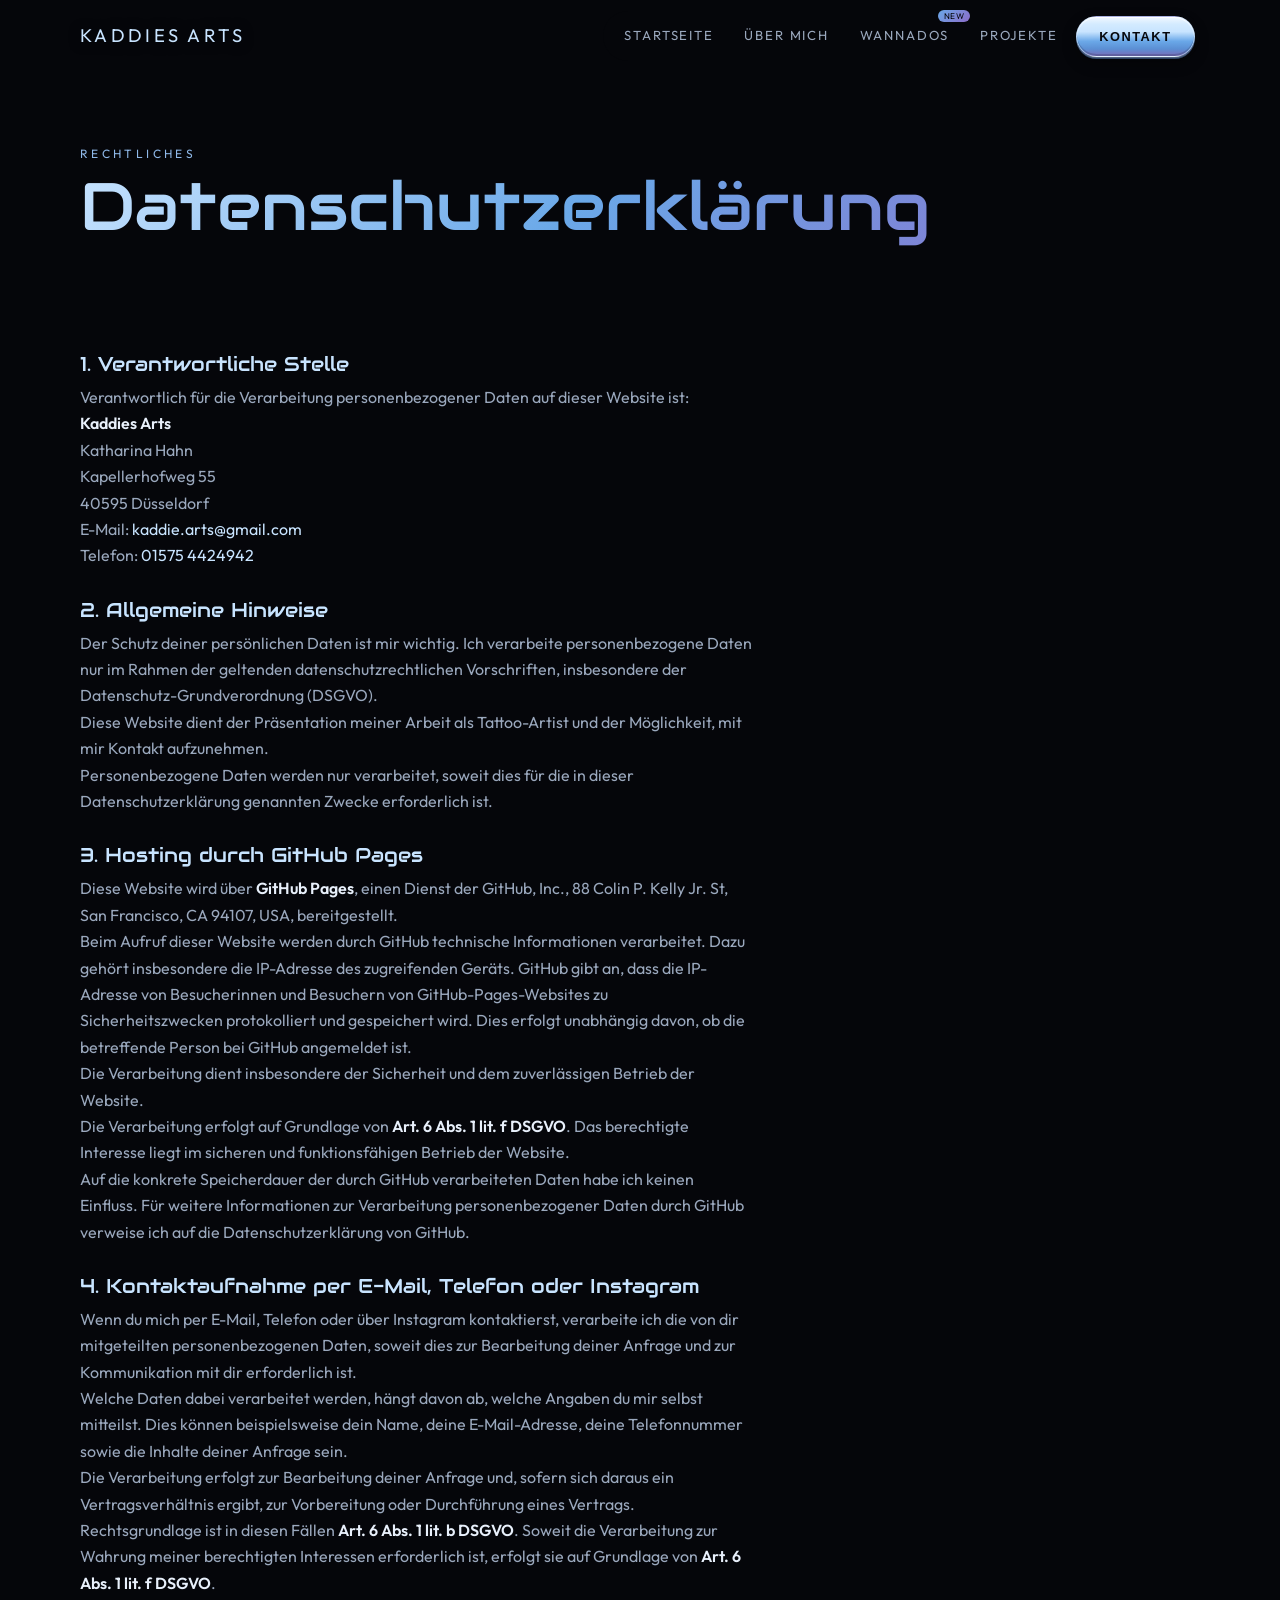
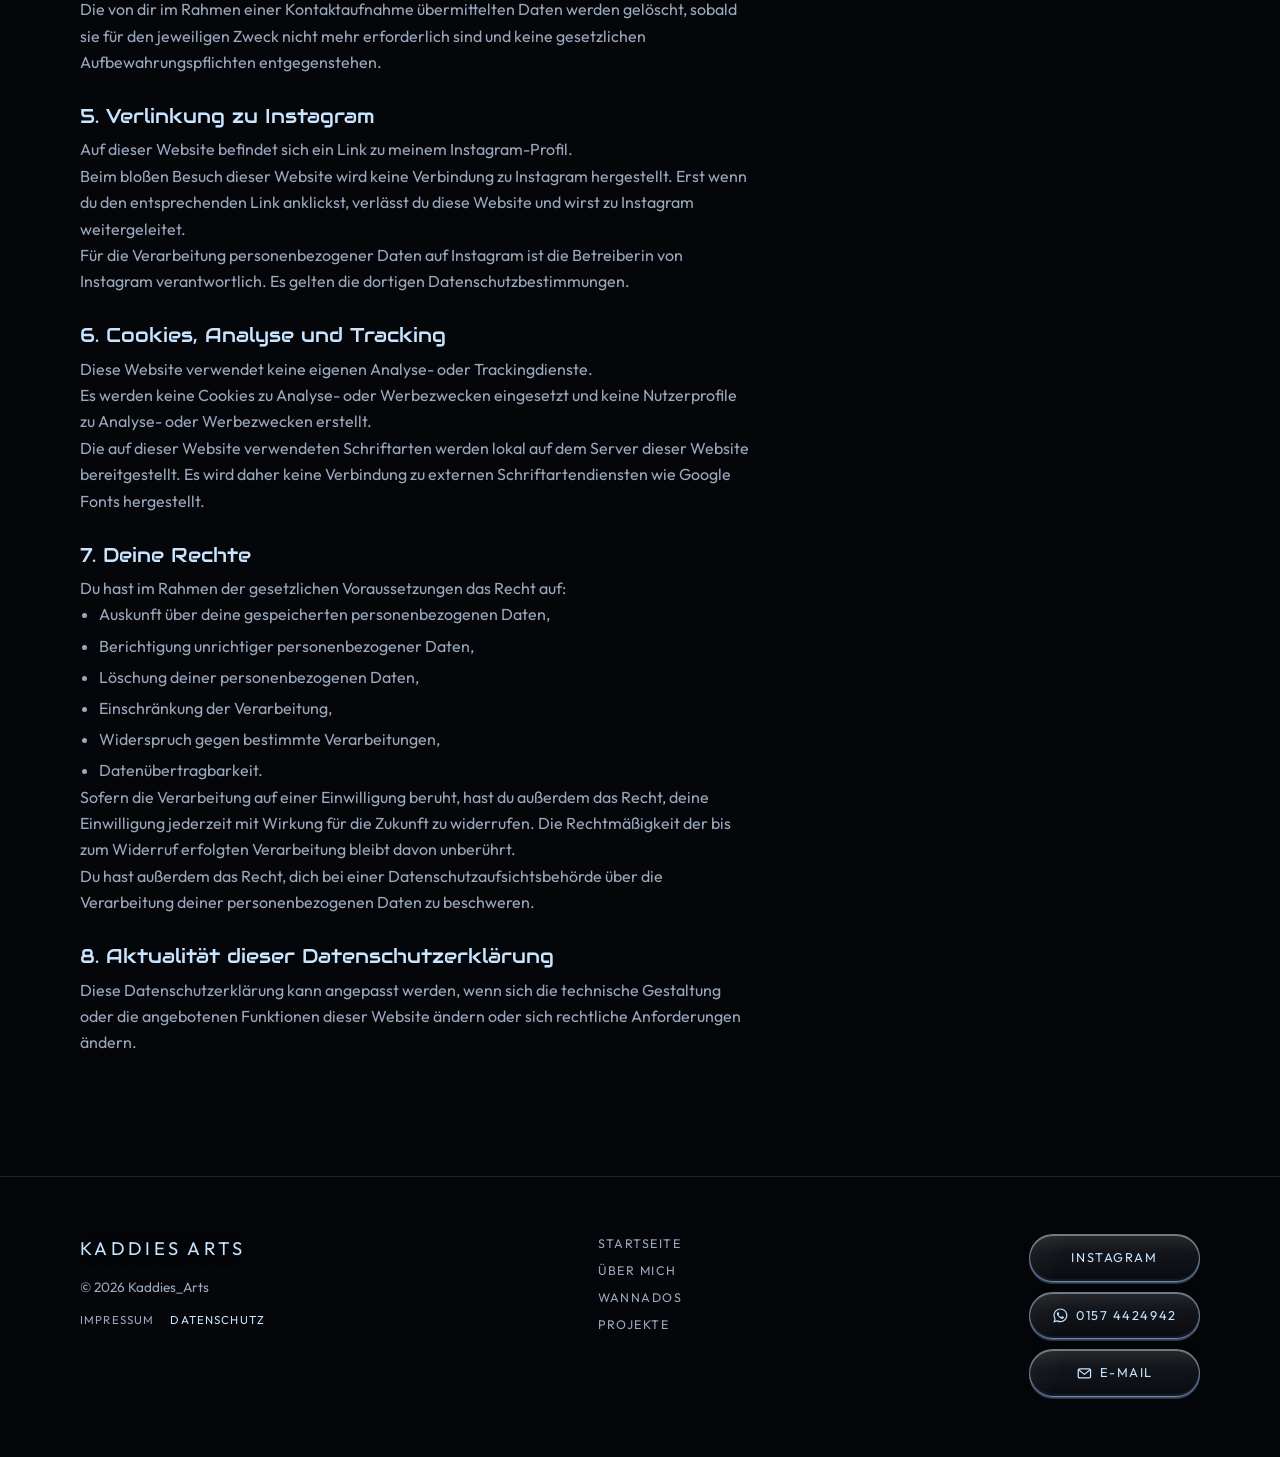
<file: datenschutz.html>
<!DOCTYPE html>
<html lang="de">
  <head>
    <meta charset="UTF-8" />
    <meta name="viewport" content="width=device-width, initial-scale=1.0" />
    <title>Datenschutzerklärung · Kathi</title>
    <link rel="stylesheet" href="css/styles.css" />
  </head>
  <body>
    <header class="site-header">
      <nav class="nav" aria-label="Hauptnavigation">
        <a class="logo" href="startseite.html">Kaddies Arts</a>
        <button class="nav-toggle" type="button" aria-expanded="false" aria-controls="nav-links" aria-label="Menü">
          <span class="nav-burger" aria-hidden="true"></span>
        </button>
        <ul class="nav-links" id="nav-links">
          <li><a href="startseite.html">Startseite</a></li>
          <li><a href="ueber-mich.html">Über mich</a></li>
          <li><a class="nav-wannado" href="wannados.html">Wannados<span class="nav-new">NEW</span></a></li>
          <li><a href="projekte.html">Projekte</a></li>
          <li class="nav-contact">
            <button
              class="btn btn-primary nav-contact-btn"
              type="button"
              aria-expanded="false"
              aria-controls="nav-contact-panel"
            >
              Kontakt
            </button>
            <div class="nav-contact-panel" id="nav-contact-panel" hidden>
              <a href="https://www.instagram.com/kaddies_arts/" target="_blank" rel="noopener noreferrer">
                <svg class="nav-contact-icon" viewBox="0 0 24 24" fill="none" aria-hidden="true">
                  <rect x="3" y="3" width="18" height="18" rx="5" stroke="currentColor" stroke-width="1.8" />
                  <circle cx="12" cy="12" r="4" stroke="currentColor" stroke-width="1.8" />
                  <circle cx="17.35" cy="6.65" r="1.15" fill="currentColor" />
                </svg>
                @kaddies_arts
              </a>
              <a href="tel:+491574424942">
                <svg class="nav-contact-icon" viewBox="0 0 24 24" aria-hidden="true">
                  <path fill="currentColor" d="M19.05 4.91A9.8 9.8 0 0 0 12.04 2C6.58 2 2.13 6.45 2.13 11.91c0 1.75.46 3.45 1.32 4.95L2 22l5.25-1.38a9.87 9.87 0 0 0 4.79 1.22h.01c5.46 0 9.91-4.45 9.91-9.91 0-2.65-1.03-5.14-2.91-7.02Zm-7.01 15.24h-.01a8.2 8.2 0 0 1-4.18-1.15l-.3-.18-3.12.82.83-3.04-.2-.31a8.18 8.18 0 0 1-1.26-4.38c0-4.54 3.7-8.24 8.25-8.24a8.2 8.2 0 0 1 5.82 2.41 8.18 8.18 0 0 1 2.41 5.83c0 4.54-3.7 8.24-8.24 8.24Zm4.52-6.16c-.25-.12-1.47-.72-1.7-.81-.23-.08-.39-.12-.56.12-.17.25-.64.81-.78.97-.14.17-.29.19-.54.06-.25-.12-1.05-.39-2-1.23-.74-.66-1.23-1.47-1.38-1.72-.14-.25-.02-.38.11-.51.11-.11.25-.29.37-.43.13-.14.17-.25.25-.41.08-.17.04-.31-.02-.43-.06-.12-.56-1.34-.76-1.84-.2-.48-.4-.42-.56-.42h-.48c-.17 0-.43.06-.66.31-.23.25-.87.85-.87 2.07 0 1.22.89 2.4 1.01 2.56.12.17 1.75 2.67 4.23 3.74 1.76.76 2.12.83 2.87.7.46-.08 1.47-.6 1.67-1.18.21-.58.21-1.07.14-1.18-.06-.1-.23-.17-.48-.29Z"/>
                </svg>
                0157 4424942
              </a>
              <a href="mailto:kaddie.arts@gmail.com">
                <svg class="nav-contact-icon" viewBox="0 0 24 24" fill="none" aria-hidden="true">
                  <rect x="3.2" y="5.5" width="17.6" height="13" rx="2" stroke="currentColor" stroke-width="1.8" />
                  <path d="m4.2 7.2 7.8 6.2 7.8-6.2" stroke="currentColor" stroke-width="1.8" stroke-linecap="round" stroke-linejoin="round" />
                </svg>
                kaddie.arts@gmail.com
              </a>
            </div>
          </li>
        </ul>
      </nav>
    </header>

    <main>
      <section class="page-hero wrap">
        <p class="eyebrow">Rechtliches</p>
        <h1>Datenschutzerklärung</h1>
      </section>

      <section class="section wrap">
        <div class="legal">
          <div>
            <h2>1. Verantwortliche Stelle</h2>
            <p>Verantwortlich für die Verarbeitung personenbezogener Daten auf dieser Website ist:</p>
            <p>
              <strong>Kaddies Arts</strong><br />
              Katharina Hahn<br />
              Kapellerhofweg 55<br />
              40595 Düsseldorf
            </p>
            <p>
              E-Mail:
              <a href="mailto:kaddie.arts@gmail.com">kaddie.arts@gmail.com</a><br />
              Telefon:
              <a href="tel:+4915754424942">01575 4424942</a>
            </p>
          </div>
          <div>
            <h2>2. Allgemeine Hinweise</h2>
            <p>
              Der Schutz deiner persönlichen Daten ist mir wichtig. Ich verarbeite
              personenbezogene Daten nur im Rahmen der geltenden datenschutzrechtlichen
              Vorschriften, insbesondere der Datenschutz-Grundverordnung (DSGVO).
            </p>
            <p>
              Diese Website dient der Präsentation meiner Arbeit als Tattoo-Artist und
              der Möglichkeit, mit mir Kontakt aufzunehmen.
            </p>
            <p>
              Personenbezogene Daten werden nur verarbeitet, soweit dies für die in
              dieser Datenschutzerklärung genannten Zwecke erforderlich ist.
            </p>
          </div>
          <div>
            <h2>3. Hosting durch GitHub Pages</h2>
            <p>
              Diese Website wird über <strong>GitHub Pages</strong>, einen Dienst der
              GitHub, Inc., 88 Colin P. Kelly Jr. St, San Francisco, CA 94107, USA,
              bereitgestellt.
            </p>
            <p>
              Beim Aufruf dieser Website werden durch GitHub technische Informationen
              verarbeitet. Dazu gehört insbesondere die IP-Adresse des zugreifenden
              Geräts. GitHub gibt an, dass die IP-Adresse von Besucherinnen und
              Besuchern von GitHub-Pages-Websites zu Sicherheitszwecken protokolliert
              und gespeichert wird. Dies erfolgt unabhängig davon, ob die betreffende
              Person bei GitHub angemeldet ist.
            </p>
            <p>
              Die Verarbeitung dient insbesondere der Sicherheit und dem zuverlässigen
              Betrieb der Website.
            </p>
            <p>
              Die Verarbeitung erfolgt auf Grundlage von
              <strong>Art. 6 Abs. 1 lit. f DSGVO</strong>. Das berechtigte Interesse
              liegt im sicheren und funktionsfähigen Betrieb der Website.
            </p>
            <p>
              Auf die konkrete Speicherdauer der durch GitHub verarbeiteten Daten habe
              ich keinen Einfluss. Für weitere Informationen zur Verarbeitung
              personenbezogener Daten durch GitHub verweise ich auf die
              Datenschutzerklärung von GitHub.
            </p>
          </div>
          <div>
            <h2>4. Kontaktaufnahme per E-Mail, Telefon oder Instagram</h2>
            <p>
              Wenn du mich per E-Mail, Telefon oder über Instagram kontaktierst,
              verarbeite ich die von dir mitgeteilten personenbezogenen Daten, soweit
              dies zur Bearbeitung deiner Anfrage und zur Kommunikation mit dir
              erforderlich ist.
            </p>
            <p>
              Welche Daten dabei verarbeitet werden, hängt davon ab, welche Angaben du
              mir selbst mitteilst. Dies können beispielsweise dein Name, deine
              E-Mail-Adresse, deine Telefonnummer sowie die Inhalte deiner Anfrage
              sein.
            </p>
            <p>
              Die Verarbeitung erfolgt zur Bearbeitung deiner Anfrage und, sofern sich
              daraus ein Vertragsverhältnis ergibt, zur Vorbereitung oder Durchführung
              eines Vertrags. Rechtsgrundlage ist in diesen Fällen
              <strong>Art. 6 Abs. 1 lit. b DSGVO</strong>. Soweit die Verarbeitung zur
              Wahrung meiner berechtigten Interessen erforderlich ist, erfolgt sie auf
              Grundlage von <strong>Art. 6 Abs. 1 lit. f DSGVO</strong>.
            </p>
            <p>
              Die von dir im Rahmen einer Kontaktaufnahme übermittelten Daten werden
              gelöscht, sobald sie für den jeweiligen Zweck nicht mehr erforderlich
              sind und keine gesetzlichen Aufbewahrungspflichten entgegenstehen.
            </p>
          </div>
          <div>
            <h2>5. Verlinkung zu Instagram</h2>
            <p>
              Auf dieser Website befindet sich ein Link zu meinem Instagram-Profil.
            </p>
            <p>
              Beim bloßen Besuch dieser Website wird keine Verbindung zu Instagram
              hergestellt. Erst wenn du den entsprechenden Link anklickst, verlässt du
              diese Website und wirst zu Instagram weitergeleitet.
            </p>
            <p>
              Für die Verarbeitung personenbezogener Daten auf Instagram ist die
              Betreiberin von Instagram verantwortlich. Es gelten die dortigen
              Datenschutzbestimmungen.
            </p>
          </div>
          <div>
            <h2>6. Cookies, Analyse und Tracking</h2>
            <p>Diese Website verwendet keine eigenen Analyse- oder Trackingdienste.</p>
            <p>
              Es werden keine Cookies zu Analyse- oder Werbezwecken eingesetzt und
              keine Nutzerprofile zu Analyse- oder Werbezwecken erstellt.
            </p>
            <p>
              Die auf dieser Website verwendeten Schriftarten werden lokal auf dem
              Server dieser Website bereitgestellt. Es wird daher keine Verbindung zu
              externen Schriftartendiensten wie Google Fonts hergestellt.
            </p>
          </div>
          <div>
            <h2>7. Deine Rechte</h2>
            <p>Du hast im Rahmen der gesetzlichen Voraussetzungen das Recht auf:</p>
            <ul>
              <li>Auskunft über deine gespeicherten personenbezogenen Daten,</li>
              <li>Berichtigung unrichtiger personenbezogener Daten,</li>
              <li>Löschung deiner personenbezogenen Daten,</li>
              <li>Einschränkung der Verarbeitung,</li>
              <li>Widerspruch gegen bestimmte Verarbeitungen,</li>
              <li>Datenübertragbarkeit.</li>
            </ul>
            <p>
              Sofern die Verarbeitung auf einer Einwilligung beruht, hast du außerdem
              das Recht, deine Einwilligung jederzeit mit Wirkung für die Zukunft zu
              widerrufen. Die Rechtmäßigkeit der bis zum Widerruf erfolgten
              Verarbeitung bleibt davon unberührt.
            </p>
            <p>
              Du hast außerdem das Recht, dich bei einer Datenschutzaufsichtsbehörde
              über die Verarbeitung deiner personenbezogenen Daten zu beschweren.
            </p>
          </div>
          <div>
            <h2>8. Aktualität dieser Datenschutzerklärung</h2>
            <p>
              Diese Datenschutzerklärung kann angepasst werden, wenn sich die
              technische Gestaltung oder die angebotenen Funktionen dieser Website
              ändern oder sich rechtliche Anforderungen ändern.
            </p>
          </div>
        </div>
      </section>
    </main>

    <footer class="site-footer">
      <div class="wrap footer-inner">
        <div class="footer-brand">
          <p class="logo">Kaddies Arts</p>
          <p class="footer-copy">© <span data-year></span> Kaddies_Arts</p>
          <nav class="footer-legal" aria-label="Rechtliches">
            <a href="impressum.html">Impressum</a>
            <a href="datenschutz.html" aria-current="page">Datenschutz</a>
          </nav>
        </div>
        <nav class="footer-nav" aria-label="Fußzeilennavigation">
          <a href="startseite.html">Startseite</a>
          <a href="ueber-mich.html">Über mich</a>
          <a href="wannados.html">Wannados</a>
          <a href="projekte.html">Projekte</a>
        </nav>
        <div class="footer-contact">
          <div class="footer-actions">
            <a
              class="btn btn-ghost"
              href="https://www.instagram.com/kaddies_arts/"
              target="_blank"
              rel="noopener noreferrer"
            >
              Instagram
            </a>
            <a class="btn btn-ghost" href="tel:+491574424942">
              <svg class="nav-contact-icon" viewBox="0 0 24 24" aria-hidden="true">
                <path fill="currentColor" d="M19.05 4.91A9.8 9.8 0 0 0 12.04 2C6.58 2 2.13 6.45 2.13 11.91c0 1.75.46 3.45 1.32 4.95L2 22l5.25-1.38a9.87 9.87 0 0 0 4.79 1.22h.01c5.46 0 9.91-4.45 9.91-9.91 0-2.65-1.03-5.14-2.91-7.02Zm-7.01 15.24h-.01a8.2 8.2 0 0 1-4.18-1.15l-.3-.18-3.12.82.83-3.04-.2-.31a8.18 8.18 0 0 1-1.26-4.38c0-4.54 3.7-8.24 8.25-8.24a8.2 8.2 0 0 1 5.82 2.41 8.18 8.18 0 0 1 2.41 5.83c0 4.54-3.7 8.24-8.24 8.24Zm4.52-6.16c-.25-.12-1.47-.72-1.7-.81-.23-.08-.39-.12-.56.12-.17.25-.64.81-.78.97-.14.17-.29.19-.54.06-.25-.12-1.05-.39-2-1.23-.74-.66-1.23-1.47-1.38-1.72-.14-.25-.02-.38.11-.51.11-.11.25-.29.37-.43.13-.14.17-.25.25-.41.08-.17.04-.31-.02-.43-.06-.12-.56-1.34-.76-1.84-.2-.48-.4-.42-.56-.42h-.48c-.17 0-.43.06-.66.31-.23.25-.87.85-.87 2.07 0 1.22.89 2.4 1.01 2.56.12.17 1.75 2.67 4.23 3.74 1.76.76 2.12.83 2.87.7.46-.08 1.47-.6 1.67-1.18.21-.58.21-1.07.14-1.18-.06-.1-.23-.17-.48-.29Z"/>
              </svg>
              0157 4424942
            </a>
            <a class="btn btn-ghost" href="mailto:kaddie.arts@gmail.com">
              <svg class="nav-contact-icon" viewBox="0 0 24 24" fill="none" aria-hidden="true">
                <rect x="3.2" y="5.5" width="17.6" height="13" rx="2" stroke="currentColor" stroke-width="1.8" />
                <path d="m4.2 7.2 7.8 6.2 7.8-6.2" stroke="currentColor" stroke-width="1.8" stroke-linecap="round" stroke-linejoin="round" />
              </svg>
              E-Mail
            </a>
          </div>
        </div>
      </div>
    </footer>
    <script src="js/main.js"></script>
  </body>
</html>
</file>
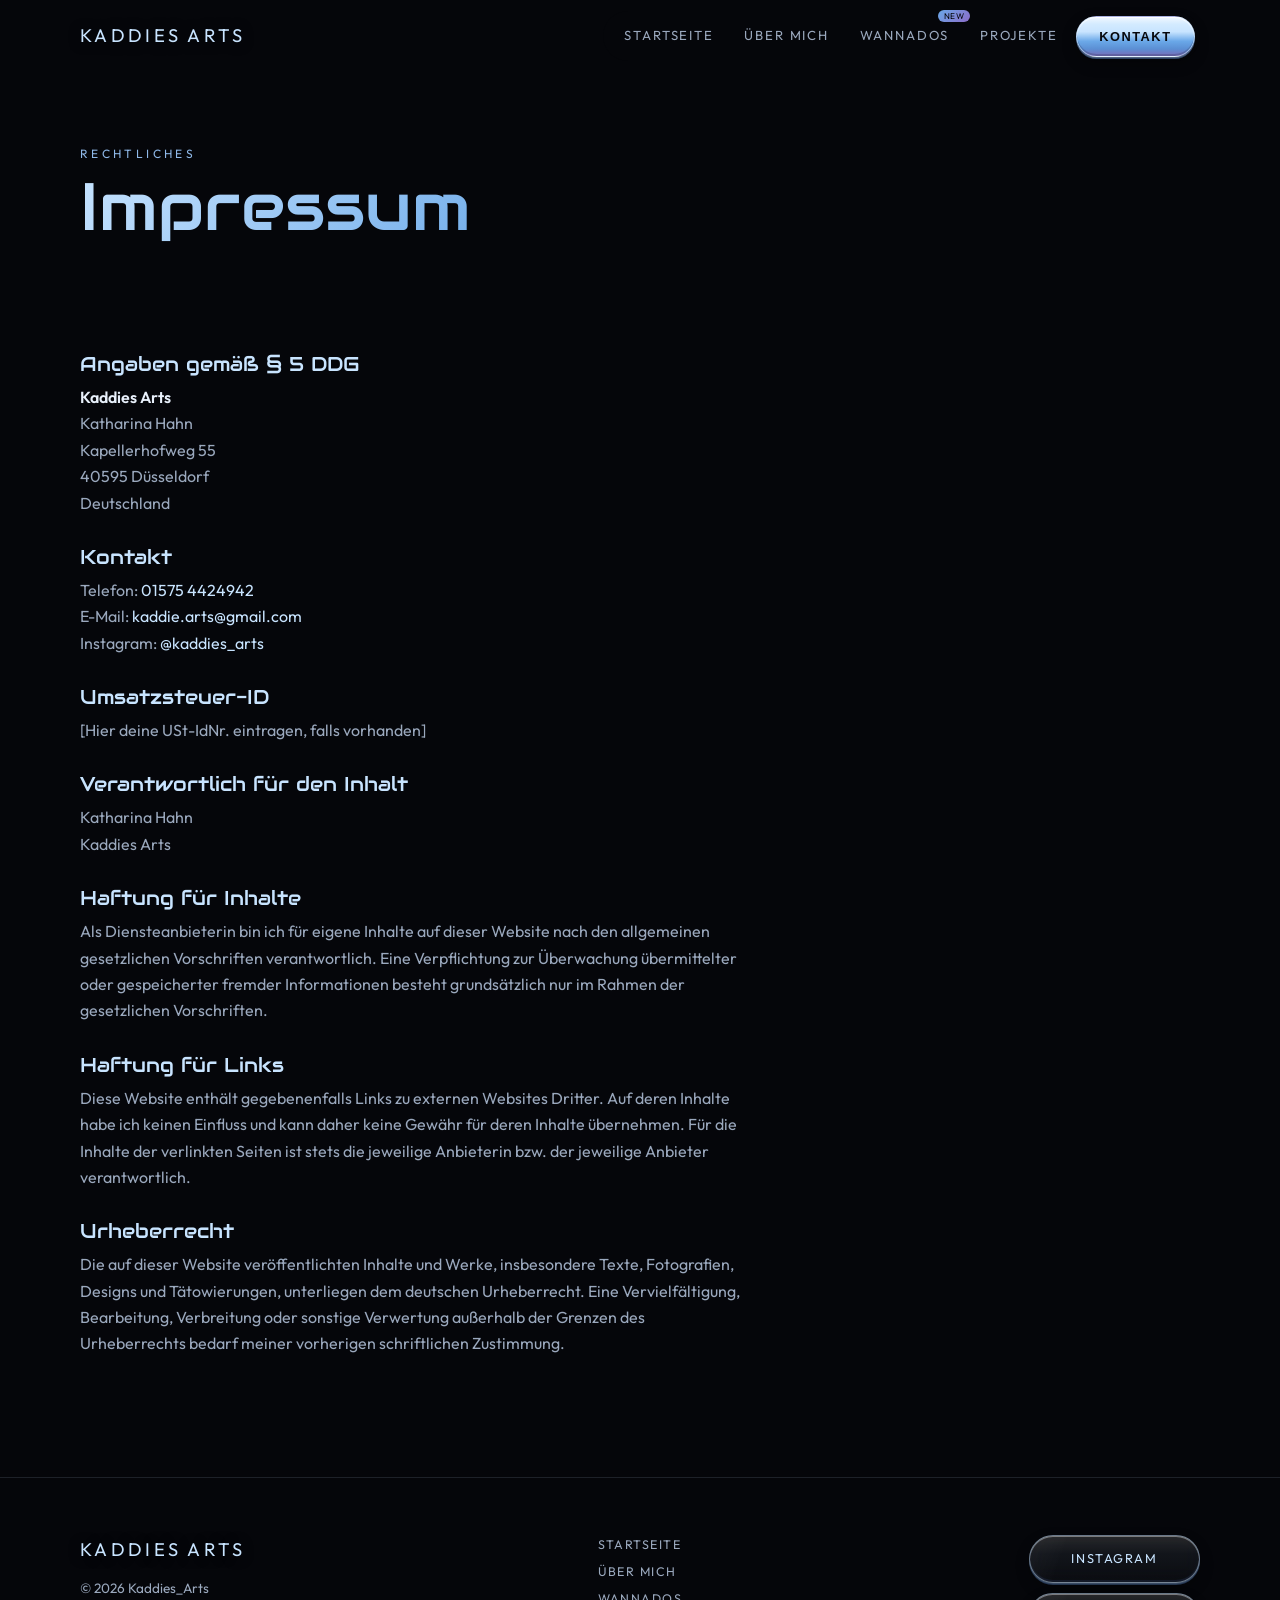
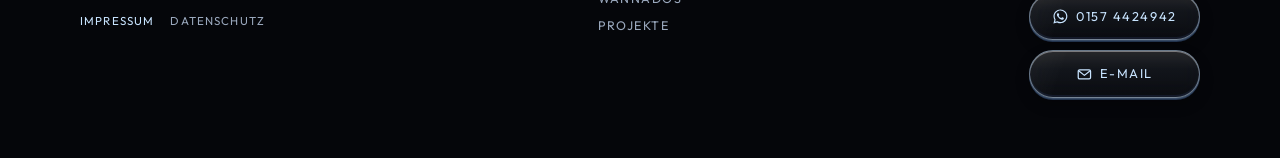
<file: impressum.html>
<!DOCTYPE html>
<html lang="de">
  <head>
    <meta charset="UTF-8" />
    <meta name="viewport" content="width=device-width, initial-scale=1.0" />
    <title>Impressum · Kathi</title>
    <link rel="stylesheet" href="css/styles.css" />
  </head>
  <body>
    <header class="site-header">
      <nav class="nav" aria-label="Hauptnavigation">
        <a class="logo" href="startseite.html">Kaddies Arts</a>
        <button class="nav-toggle" type="button" aria-expanded="false" aria-controls="nav-links" aria-label="Menü">
          <span class="nav-burger" aria-hidden="true"></span>
        </button>
        <ul class="nav-links" id="nav-links">
          <li><a href="startseite.html">Startseite</a></li>
          <li><a href="ueber-mich.html">Über mich</a></li>
          <li><a class="nav-wannado" href="wannados.html">Wannados<span class="nav-new">NEW</span></a></li>
          <li><a href="projekte.html">Projekte</a></li>
          <li class="nav-contact">
            <button
              class="btn btn-primary nav-contact-btn"
              type="button"
              aria-expanded="false"
              aria-controls="nav-contact-panel"
            >
              Kontakt
            </button>
            <div class="nav-contact-panel" id="nav-contact-panel" hidden>
              <a href="https://www.instagram.com/kaddies_arts/" target="_blank" rel="noopener noreferrer">
                <svg class="nav-contact-icon" viewBox="0 0 24 24" fill="none" aria-hidden="true">
                  <rect x="3" y="3" width="18" height="18" rx="5" stroke="currentColor" stroke-width="1.8" />
                  <circle cx="12" cy="12" r="4" stroke="currentColor" stroke-width="1.8" />
                  <circle cx="17.35" cy="6.65" r="1.15" fill="currentColor" />
                </svg>
                @kaddies_arts
              </a>
              <a href="tel:+491574424942">
                <svg class="nav-contact-icon" viewBox="0 0 24 24" aria-hidden="true">
                  <path fill="currentColor" d="M19.05 4.91A9.8 9.8 0 0 0 12.04 2C6.58 2 2.13 6.45 2.13 11.91c0 1.75.46 3.45 1.32 4.95L2 22l5.25-1.38a9.87 9.87 0 0 0 4.79 1.22h.01c5.46 0 9.91-4.45 9.91-9.91 0-2.65-1.03-5.14-2.91-7.02Zm-7.01 15.24h-.01a8.2 8.2 0 0 1-4.18-1.15l-.3-.18-3.12.82.83-3.04-.2-.31a8.18 8.18 0 0 1-1.26-4.38c0-4.54 3.7-8.24 8.25-8.24a8.2 8.2 0 0 1 5.82 2.41 8.18 8.18 0 0 1 2.41 5.83c0 4.54-3.7 8.24-8.24 8.24Zm4.52-6.16c-.25-.12-1.47-.72-1.7-.81-.23-.08-.39-.12-.56.12-.17.25-.64.81-.78.97-.14.17-.29.19-.54.06-.25-.12-1.05-.39-2-1.23-.74-.66-1.23-1.47-1.38-1.72-.14-.25-.02-.38.11-.51.11-.11.25-.29.37-.43.13-.14.17-.25.25-.41.08-.17.04-.31-.02-.43-.06-.12-.56-1.34-.76-1.84-.2-.48-.4-.42-.56-.42h-.48c-.17 0-.43.06-.66.31-.23.25-.87.85-.87 2.07 0 1.22.89 2.4 1.01 2.56.12.17 1.75 2.67 4.23 3.74 1.76.76 2.12.83 2.87.7.46-.08 1.47-.6 1.67-1.18.21-.58.21-1.07.14-1.18-.06-.1-.23-.17-.48-.29Z"/>
                </svg>
                0157 4424942
              </a>
              <a href="mailto:kaddie.arts@gmail.com">
                <svg class="nav-contact-icon" viewBox="0 0 24 24" fill="none" aria-hidden="true">
                  <rect x="3.2" y="5.5" width="17.6" height="13" rx="2" stroke="currentColor" stroke-width="1.8" />
                  <path d="m4.2 7.2 7.8 6.2 7.8-6.2" stroke="currentColor" stroke-width="1.8" stroke-linecap="round" stroke-linejoin="round" />
                </svg>
                kaddie.arts@gmail.com
              </a>
            </div>
          </li>
        </ul>
      </nav>
    </header>

    <main>
      <section class="page-hero wrap">
        <p class="eyebrow">Rechtliches</p>
        <h1>Impressum</h1>
      </section>

      <section class="section wrap">
        <div class="legal">
        <div>
          <h2>Angaben gemäß § 5 DDG</h2>
          <p>
            <strong>Kaddies Arts</strong><br />
            Katharina Hahn<br />
            Kapellerhofweg 55<br />
            40595 Düsseldorf<br />
            Deutschland
          </p>
        </div>
        <div>
          <h2>Kontakt</h2>
          <p>
            Telefon:
            <a href="tel:+4915754424942">01575 4424942</a><br />
            E-Mail:
            <a href="mailto:kaddie.arts@gmail.com">kaddie.arts@gmail.com</a><br />
            Instagram:
            <a href="https://www.instagram.com/kaddies_arts/" target="_blank" rel="noopener noreferrer">@kaddies_arts</a>
          </p>
        </div>
        <div>
          <h2>Umsatzsteuer-ID</h2>
          <p>[Hier deine USt-IdNr. eintragen, falls vorhanden]</p>
        </div>
        <div>
          <h2>Verantwortlich für den Inhalt</h2>
          <p>
            Katharina Hahn<br />
            Kaddies Arts
          </p>
        </div>
        <div>
          <h2>Haftung für Inhalte</h2>
          <p>
            Als Diensteanbieterin bin ich für eigene Inhalte auf dieser Website nach
            den allgemeinen gesetzlichen Vorschriften verantwortlich. Eine
            Verpflichtung zur Überwachung übermittelter oder gespeicherter fremder
            Informationen besteht grundsätzlich nur im Rahmen der gesetzlichen
            Vorschriften.
          </p>
        </div>
        <div>
          <h2>Haftung für Links</h2>
          <p>
            Diese Website enthält gegebenenfalls Links zu externen Websites Dritter.
            Auf deren Inhalte habe ich keinen Einfluss und kann daher keine Gewähr
            für deren Inhalte übernehmen. Für die Inhalte der verlinkten Seiten ist
            stets die jeweilige Anbieterin bzw. der jeweilige Anbieter verantwortlich.
          </p>
        </div>
        <div>
          <h2>Urheberrecht</h2>
          <p>
            Die auf dieser Website veröffentlichten Inhalte und Werke, insbesondere
            Texte, Fotografien, Designs und Tätowierungen, unterliegen dem deutschen
            Urheberrecht. Eine Vervielfältigung, Bearbeitung, Verbreitung oder
            sonstige Verwertung außerhalb der Grenzen des Urheberrechts bedarf meiner
            vorherigen schriftlichen Zustimmung.
          </p>
        </div>
        </div>
      </section>
    </main>

    <footer class="site-footer">
      <div class="wrap footer-inner">
        <div class="footer-brand">
          <p class="logo">Kaddies Arts</p>
          <p class="footer-copy">© <span data-year></span> Kaddies_Arts</p>
          <nav class="footer-legal" aria-label="Rechtliches">
            <a href="impressum.html" aria-current="page">Impressum</a>
            <a href="datenschutz.html">Datenschutz</a>
          </nav>
        </div>
        <nav class="footer-nav" aria-label="Fußzeilennavigation">
          <a href="startseite.html">Startseite</a>
          <a href="ueber-mich.html">Über mich</a>
          <a href="wannados.html">Wannados</a>
          <a href="projekte.html">Projekte</a>
        </nav>
        <div class="footer-contact">
          <div class="footer-actions">
            <a
              class="btn btn-ghost"
              href="https://www.instagram.com/kaddies_arts/"
              target="_blank"
              rel="noopener noreferrer"
            >
              Instagram
            </a>
            <a class="btn btn-ghost" href="tel:+491574424942">
              <svg class="nav-contact-icon" viewBox="0 0 24 24" aria-hidden="true">
                <path fill="currentColor" d="M19.05 4.91A9.8 9.8 0 0 0 12.04 2C6.58 2 2.13 6.45 2.13 11.91c0 1.75.46 3.45 1.32 4.95L2 22l5.25-1.38a9.87 9.87 0 0 0 4.79 1.22h.01c5.46 0 9.91-4.45 9.91-9.91 0-2.65-1.03-5.14-2.91-7.02Zm-7.01 15.24h-.01a8.2 8.2 0 0 1-4.18-1.15l-.3-.18-3.12.82.83-3.04-.2-.31a8.18 8.18 0 0 1-1.26-4.38c0-4.54 3.7-8.24 8.25-8.24a8.2 8.2 0 0 1 5.82 2.41 8.18 8.18 0 0 1 2.41 5.83c0 4.54-3.7 8.24-8.24 8.24Zm4.52-6.16c-.25-.12-1.47-.72-1.7-.81-.23-.08-.39-.12-.56.12-.17.25-.64.81-.78.97-.14.17-.29.19-.54.06-.25-.12-1.05-.39-2-1.23-.74-.66-1.23-1.47-1.38-1.72-.14-.25-.02-.38.11-.51.11-.11.25-.29.37-.43.13-.14.17-.25.25-.41.08-.17.04-.31-.02-.43-.06-.12-.56-1.34-.76-1.84-.2-.48-.4-.42-.56-.42h-.48c-.17 0-.43.06-.66.31-.23.25-.87.85-.87 2.07 0 1.22.89 2.4 1.01 2.56.12.17 1.75 2.67 4.23 3.74 1.76.76 2.12.83 2.87.7.46-.08 1.47-.6 1.67-1.18.21-.58.21-1.07.14-1.18-.06-.1-.23-.17-.48-.29Z"/>
              </svg>
              0157 4424942
            </a>
            <a class="btn btn-ghost" href="mailto:kaddie.arts@gmail.com">
              <svg class="nav-contact-icon" viewBox="0 0 24 24" fill="none" aria-hidden="true">
                <rect x="3.2" y="5.5" width="17.6" height="13" rx="2" stroke="currentColor" stroke-width="1.8" />
                <path d="m4.2 7.2 7.8 6.2 7.8-6.2" stroke="currentColor" stroke-width="1.8" stroke-linecap="round" stroke-linejoin="round" />
              </svg>
              E-Mail
            </a>
          </div>
        </div>
      </div>
    </footer>
    <script src="js/main.js"></script>
  </body>
</html>
</file>
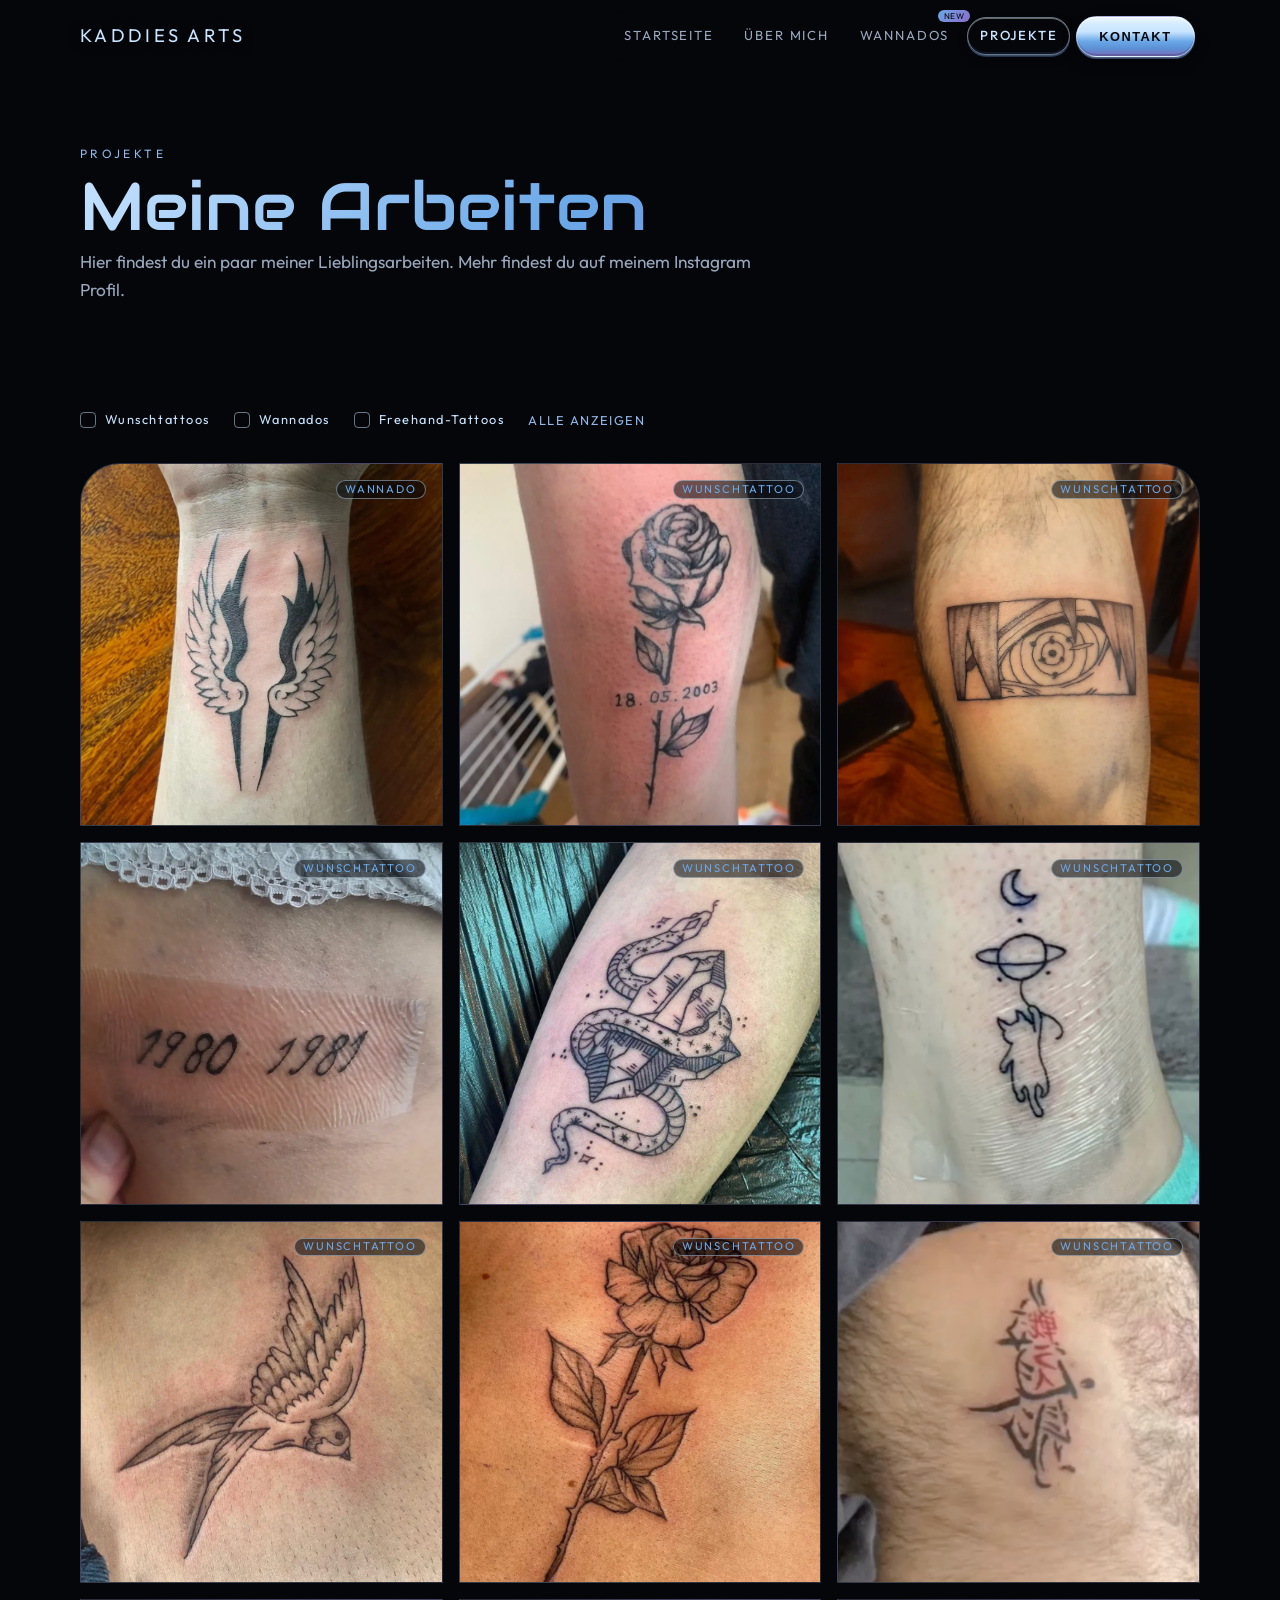
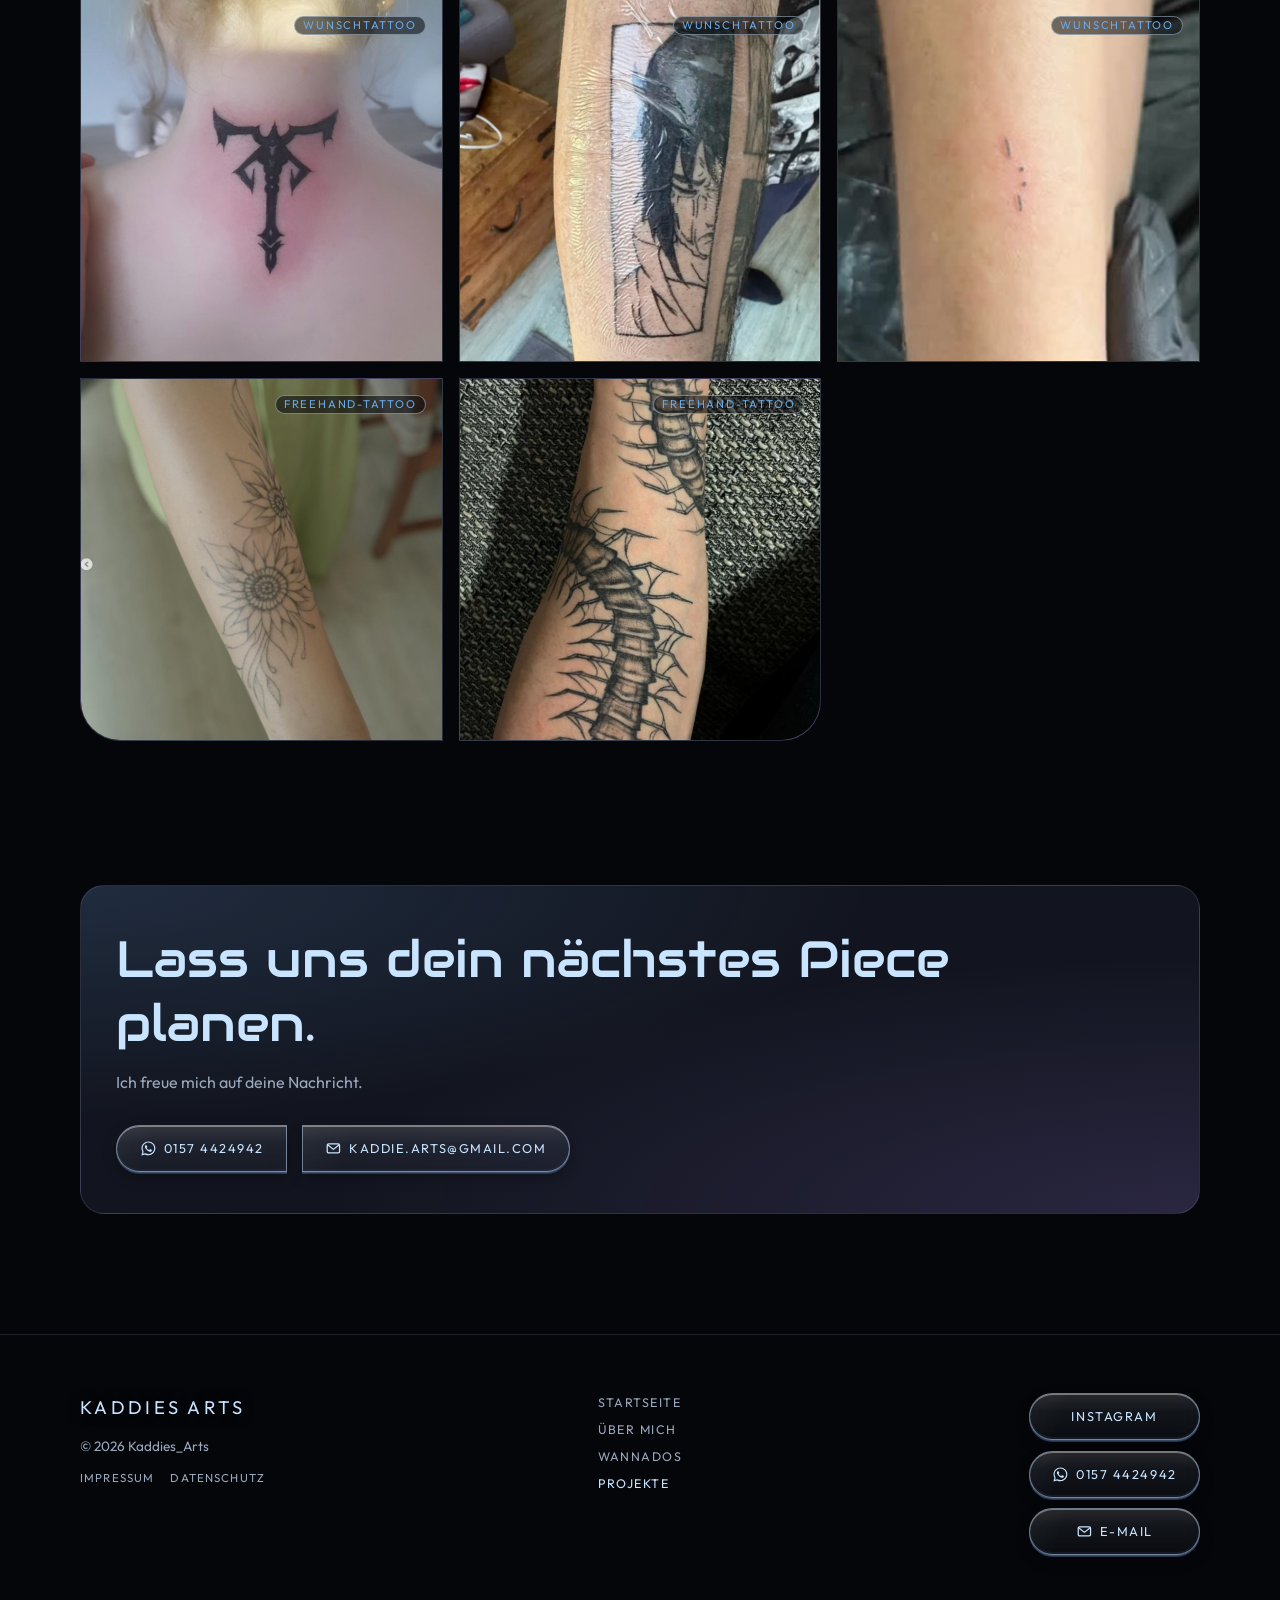
<file: projekte.html>
<!DOCTYPE html>
<html lang="de">
  <head>
    <meta charset="UTF-8" />
    <meta name="viewport" content="width=device-width, initial-scale=1.0" />
    <title>Projekte · Kathi</title>
    <link rel="stylesheet" href="css/styles.css" />
  </head>
  <body>
    <header class="site-header">
      <nav class="nav" aria-label="Hauptnavigation">
        <a class="logo" href="index.html">Kaddies Arts</a>
        <button class="nav-toggle" type="button" aria-expanded="false" aria-controls="nav-links" aria-label="Menü">
          <span class="nav-burger" aria-hidden="true"></span>
        </button>
        <ul class="nav-links" id="nav-links">
          <li><a href="index.html">Startseite</a></li>
          <li><a href="ueber-mich.html">Über mich</a></li>
          <li><a class="nav-wannado" href="wannados.html">Wannados<span class="nav-new">NEW</span></a></li>
          <li><a href="projekte.html" aria-current="page">Projekte</a></li>
          <li class="nav-contact">
            <button
              class="btn btn-primary nav-contact-btn"
              type="button"
              aria-expanded="false"
              aria-controls="nav-contact-panel"
            >
              Kontakt
            </button>
            <div class="nav-contact-panel" id="nav-contact-panel" hidden>
              <a href="https://www.instagram.com/kaddies_arts/" target="_blank" rel="noopener noreferrer">
                <svg class="nav-contact-icon" viewBox="0 0 24 24" fill="none" aria-hidden="true">
                  <rect x="3" y="3" width="18" height="18" rx="5" stroke="currentColor" stroke-width="1.8" />
                  <circle cx="12" cy="12" r="4" stroke="currentColor" stroke-width="1.8" />
                  <circle cx="17.35" cy="6.65" r="1.15" fill="currentColor" />
                </svg>
                @kaddies_arts
              </a>
              <a href="tel:+491574424942">
                <svg class="nav-contact-icon" viewBox="0 0 24 24" aria-hidden="true">
                  <path fill="currentColor" d="M19.05 4.91A9.8 9.8 0 0 0 12.04 2C6.58 2 2.13 6.45 2.13 11.91c0 1.75.46 3.45 1.32 4.95L2 22l5.25-1.38a9.87 9.87 0 0 0 4.79 1.22h.01c5.46 0 9.91-4.45 9.91-9.91 0-2.65-1.03-5.14-2.91-7.02Zm-7.01 15.24h-.01a8.2 8.2 0 0 1-4.18-1.15l-.3-.18-3.12.82.83-3.04-.2-.31a8.18 8.18 0 0 1-1.26-4.38c0-4.54 3.7-8.24 8.25-8.24a8.2 8.2 0 0 1 5.82 2.41 8.18 8.18 0 0 1 2.41 5.83c0 4.54-3.7 8.24-8.24 8.24Zm4.52-6.16c-.25-.12-1.47-.72-1.7-.81-.23-.08-.39-.12-.56.12-.17.25-.64.81-.78.97-.14.17-.29.19-.54.06-.25-.12-1.05-.39-2-1.23-.74-.66-1.23-1.47-1.38-1.72-.14-.25-.02-.38.11-.51.11-.11.25-.29.37-.43.13-.14.17-.25.25-.41.08-.17.04-.31-.02-.43-.06-.12-.56-1.34-.76-1.84-.2-.48-.4-.42-.56-.42h-.48c-.17 0-.43.06-.66.31-.23.25-.87.85-.87 2.07 0 1.22.89 2.4 1.01 2.56.12.17 1.75 2.67 4.23 3.74 1.76.76 2.12.83 2.87.7.46-.08 1.47-.6 1.67-1.18.21-.58.21-1.07.14-1.18-.06-.1-.23-.17-.48-.29Z"/>
                </svg>
                0157 4424942
              </a>
              <a href="mailto:kaddie.arts@gmail.com">
                <svg class="nav-contact-icon" viewBox="0 0 24 24" fill="none" aria-hidden="true">
                  <rect x="3.2" y="5.5" width="17.6" height="13" rx="2" stroke="currentColor" stroke-width="1.8" />
                  <path d="m4.2 7.2 7.8 6.2 7.8-6.2" stroke="currentColor" stroke-width="1.8" stroke-linecap="round" stroke-linejoin="round" />
                </svg>
                kaddie.arts@gmail.com
              </a>
            </div>
          </li>
        </ul>
      </nav>
    </header>

    <main>
      <section class="page-hero wrap">
        <p class="eyebrow">Projekte</p>
        <h1>Meine Arbeiten</h1>
        <p class="lead">
          Hier findest du ein paar meiner Lieblingsarbeiten. Mehr findest du auf
          meinem Instagram Profil.
        </p>
      </section>

      <section class="section wrap" aria-label="Meine Arbeit">
        <div class="mini-toolbar">
          <div class="wannado-filters mini-filters" data-mini-filters>
            <label class="wannado-check">
              <input type="checkbox" data-kind="wunschtattoo" />
              Wunschtattoos
            </label>
            <label class="wannado-check">
              <input type="checkbox" data-kind="wannado" />
              Wannados
            </label>
            <label class="wannado-check">
              <input type="checkbox" data-kind="freehand" />
              Freehand-Tattoos
            </label>
            <button class="wannado-select-toggle wannado-select-reset" type="button" data-show-all>
              Alle anzeigen
            </button>
          </div>
        </div>
        <div class="mini-gallery" data-mini-gallery>
          <figure class="mini-project" data-kind="wannado">
            <div class="mini-project-visual">
              <span class="mini-project-tag">Wannado</span>
              <img src="img/gallery/engelsfluegel-wannado.jpg" alt="Wannado-Tattoo mit Engelsflügeln am Handgelenk" />
            </div>
          </figure>
          <figure class="mini-project" data-kind="wunschtattoo">
            <div class="mini-project-visual">
              <span class="mini-project-tag">Wunschtattoo</span>
              <img src="img/gallery/rose-mit-datum.jpg" alt="Wunschprojekt: Rose mit Datum 18.05.2003 am Unterarm" />
            </div>
          </figure>
          <figure class="mini-project" data-kind="wunschtattoo">
            <div class="mini-project-visual">
              <span class="mini-project-tag">Wunschtattoo</span>
              <img src="img/gallery/naruto-wunschtattoo.jpg" alt="Wunschtattoo: Manga-Panel mit einem Anime-Auge" />
            </div>
          </figure>
          <figure class="mini-project" data-kind="wunschtattoo">
            <div class="mini-project-visual">
              <span class="mini-project-tag">Wunschtattoo</span>
              <img src="img/gallery/datum-wunschtattoo.jpg" alt="Wunschtattoo: Schriftzug mit den Jahreszahlen 1980 und 1981" />
            </div>
          </figure>
          <figure class="mini-project" data-kind="wunschtattoo">
            <div class="mini-project-visual">
              <span class="mini-project-tag">Wunschtattoo</span>
              <img src="img/gallery/kristall-schlange-wunschtattoo.jpg" alt="Wunschtattoo: Schlange um Kristalle" />
            </div>
          </figure>
          <figure class="mini-project" data-kind="wunschtattoo">
            <div class="mini-project-visual">
              <span class="mini-project-tag">Wunschtattoo</span>
              <img src="img/gallery/katze-mond-wunschtattoo.png" alt="Wunschtattoo: Katze an einem Planeten unter dem Mond" />
            </div>
          </figure>
          <figure class="mini-project" data-kind="wunschtattoo">
            <div class="mini-project-visual">
              <span class="mini-project-tag">Wunschtattoo</span>
              <img src="img/gallery/schwalbe-wunschtattoo.jpg" alt="Wunschtattoo: Schwalbe im Flug" />
            </div>
          </figure>
          <figure class="mini-project" data-kind="wunschtattoo">
            <div class="mini-project-visual">
              <span class="mini-project-tag">Wunschtattoo</span>
              <img src="img/gallery/rose-feinlinie-wunschtattoo.jpg" alt="Wunschtattoo: Fine-Line Rose mit Stiel und Blättern" />
            </div>
          </figure>
          <figure class="mini-project" data-kind="wunschtattoo">
            <div class="mini-project-visual">
              <span class="mini-project-tag">Wunschtattoo</span>
              <img src="img/gallery/kalligraphie-wunschtattoo.png" alt="Wunschtattoo: Kalligraphie-Schriftzug in Schwarz und Rot" />
            </div>
          </figure>
          <figure class="mini-project" data-kind="wunschtattoo">
            <div class="mini-project-visual">
              <span class="mini-project-tag">Wunschtattoo</span>
              <img src="img/gallery/nacken-symbol-wunschtattoo.png" alt="Wunschtattoo: Schwarzes Symbol im Nacken" />
            </div>
          </figure>
          <figure class="mini-project" data-kind="wunschtattoo">
            <div class="mini-project-visual">
              <span class="mini-project-tag">Wunschtattoo</span>
              <img src="img/gallery/sasuke-wunschtattoo.jpg" alt="Wunschtattoo: Manga-Panel mit Sasuke-Portrait" />
            </div>
          </figure>
          <figure class="mini-project" data-kind="wunschtattoo">
            <div class="mini-project-visual">
              <span class="mini-project-tag">Wunschtattoo</span>
              <img src="img/gallery/minimal-striche-wunschtattoo.png" alt="Wunschtattoo: Minimales Fine-Line Motiv mit Strichen und Punkten" />
            </div>
          </figure>
          <figure class="mini-project" data-kind="freehand">
            <div class="mini-project-visual">
              <span class="mini-project-tag">Freehand-Tattoo</span>
              <img src="img/gallery/sonnenblumen-freehand.jpg" alt="Freehand-Tattoo von zwei Sonnenblumen auf einem Unterarm" />
            </div>
          </figure>
          <figure class="mini-project" data-kind="freehand">
            <div class="mini-project-visual">
              <span class="mini-project-tag">Freehand-Tattoo</span>
              <img src="img/gallery/tausendfuessler-freehand.jpg" alt="Freehand-Tattoo eines Tausendfüßlers" />
            </div>
          </figure>
        </div>
        <p class="wannado-empty" data-mini-empty hidden>Keine Projekte zu diesem Filter.</p>
      </section>

      <section class="section" id="kontakt" aria-labelledby="cta-heading">
        <div class="wrap">
          <div class="cta-banner">
            <h2 id="cta-heading">Lass uns dein nächstes Piece planen.</h2>
            <p>Ich freue mich auf deine Nachricht.</p>
            <div class="cta-row">
              <a class="btn btn-ghost" href="tel:+491574424942">
                <svg class="nav-contact-icon" viewBox="0 0 24 24" aria-hidden="true">
                  <path fill="currentColor" d="M19.05 4.91A9.8 9.8 0 0 0 12.04 2C6.58 2 2.13 6.45 2.13 11.91c0 1.75.46 3.45 1.32 4.95L2 22l5.25-1.38a9.87 9.87 0 0 0 4.79 1.22h.01c5.46 0 9.91-4.45 9.91-9.91 0-2.65-1.03-5.14-2.91-7.02Zm-7.01 15.24h-.01a8.2 8.2 0 0 1-4.18-1.15l-.3-.18-3.12.82.83-3.04-.2-.31a8.18 8.18 0 0 1-1.26-4.38c0-4.54 3.7-8.24 8.25-8.24a8.2 8.2 0 0 1 5.82 2.41 8.18 8.18 0 0 1 2.41 5.83c0 4.54-3.7 8.24-8.24 8.24Zm4.52-6.16c-.25-.12-1.47-.72-1.7-.81-.23-.08-.39-.12-.56.12-.17.25-.64.81-.78.97-.14.17-.29.19-.54.06-.25-.12-1.05-.39-2-1.23-.74-.66-1.23-1.47-1.38-1.72-.14-.25-.02-.38.11-.51.11-.11.25-.29.37-.43.13-.14.17-.25.25-.41.08-.17.04-.31-.02-.43-.06-.12-.56-1.34-.76-1.84-.2-.48-.4-.42-.56-.42h-.48c-.17 0-.43.06-.66.31-.23.25-.87.85-.87 2.07 0 1.22.89 2.4 1.01 2.56.12.17 1.75 2.67 4.23 3.74 1.76.76 2.12.83 2.87.7.46-.08 1.47-.6 1.67-1.18.21-.58.21-1.07.14-1.18-.06-.1-.23-.17-.48-.29Z"/>
                </svg>
                0157 4424942
              </a>
              <a class="btn btn-ghost" href="mailto:kaddie.arts@gmail.com">
                <svg class="nav-contact-icon" viewBox="0 0 24 24" fill="none" aria-hidden="true">
                  <rect x="3.2" y="5.5" width="17.6" height="13" rx="2" stroke="currentColor" stroke-width="1.8" />
                  <path d="m4.2 7.2 7.8 6.2 7.8-6.2" stroke="currentColor" stroke-width="1.8" stroke-linecap="round" stroke-linejoin="round" />
                </svg>
                kaddie.arts@gmail.com
              </a>
            </div>
          </div>
        </div>
      </section>
    </main>

    <footer class="site-footer">
      <div class="wrap footer-inner">
        <div class="footer-brand">
          <p class="logo">Kaddies Arts</p>
          <p class="footer-copy">© <span data-year></span> Kaddies_Arts</p>
          <nav class="footer-legal" aria-label="Rechtliches">
            <a href="impressum.html">Impressum</a>
            <a href="datenschutz.html">Datenschutz</a>
          </nav>
        </div>
        <nav class="footer-nav" aria-label="Fußzeilennavigation">
          <a href="index.html">Startseite</a>
          <a href="ueber-mich.html">Über mich</a>
          <a href="wannados.html">Wannados</a>
          <a href="projekte.html" aria-current="page">Projekte</a>
        </nav>
        <div class="footer-contact">
          <div class="footer-actions">
            <a
              class="btn btn-ghost"
              href="https://www.instagram.com/kaddies_arts/"
              target="_blank"
              rel="noopener noreferrer"
            >
              Instagram
            </a>
            <a class="btn btn-ghost" href="tel:+491574424942">
                <svg class="nav-contact-icon" viewBox="0 0 24 24" aria-hidden="true">
                  <path fill="currentColor" d="M19.05 4.91A9.8 9.8 0 0 0 12.04 2C6.58 2 2.13 6.45 2.13 11.91c0 1.75.46 3.45 1.32 4.95L2 22l5.25-1.38a9.87 9.87 0 0 0 4.79 1.22h.01c5.46 0 9.91-4.45 9.91-9.91 0-2.65-1.03-5.14-2.91-7.02Zm-7.01 15.24h-.01a8.2 8.2 0 0 1-4.18-1.15l-.3-.18-3.12.82.83-3.04-.2-.31a8.18 8.18 0 0 1-1.26-4.38c0-4.54 3.7-8.24 8.25-8.24a8.2 8.2 0 0 1 5.82 2.41 8.18 8.18 0 0 1 2.41 5.83c0 4.54-3.7 8.24-8.24 8.24Zm4.52-6.16c-.25-.12-1.47-.72-1.7-.81-.23-.08-.39-.12-.56.12-.17.25-.64.81-.78.97-.14.17-.29.19-.54.06-.25-.12-1.05-.39-2-1.23-.74-.66-1.23-1.47-1.38-1.72-.14-.25-.02-.38.11-.51.11-.11.25-.29.37-.43.13-.14.17-.25.25-.41.08-.17.04-.31-.02-.43-.06-.12-.56-1.34-.76-1.84-.2-.48-.4-.42-.56-.42h-.48c-.17 0-.43.06-.66.31-.23.25-.87.85-.87 2.07 0 1.22.89 2.4 1.01 2.56.12.17 1.75 2.67 4.23 3.74 1.76.76 2.12.83 2.87.7.46-.08 1.47-.6 1.67-1.18.21-.58.21-1.07.14-1.18-.06-.1-.23-.17-.48-.29Z"/>
                </svg>
                0157 4424942
              </a>
            <a class="btn btn-ghost" href="mailto:kaddie.arts@gmail.com">
              <svg class="nav-contact-icon" viewBox="0 0 24 24" fill="none" aria-hidden="true">
                <rect x="3.2" y="5.5" width="17.6" height="13" rx="2" stroke="currentColor" stroke-width="1.8" />
                <path d="m4.2 7.2 7.8 6.2 7.8-6.2" stroke="currentColor" stroke-width="1.8" stroke-linecap="round" stroke-linejoin="round" />
              </svg>
              E-Mail
            </a>
          </div>
        </div>
      </div>
    </footer>
    <script src="js/main.js"></script>
  </body>
</html>
</file>
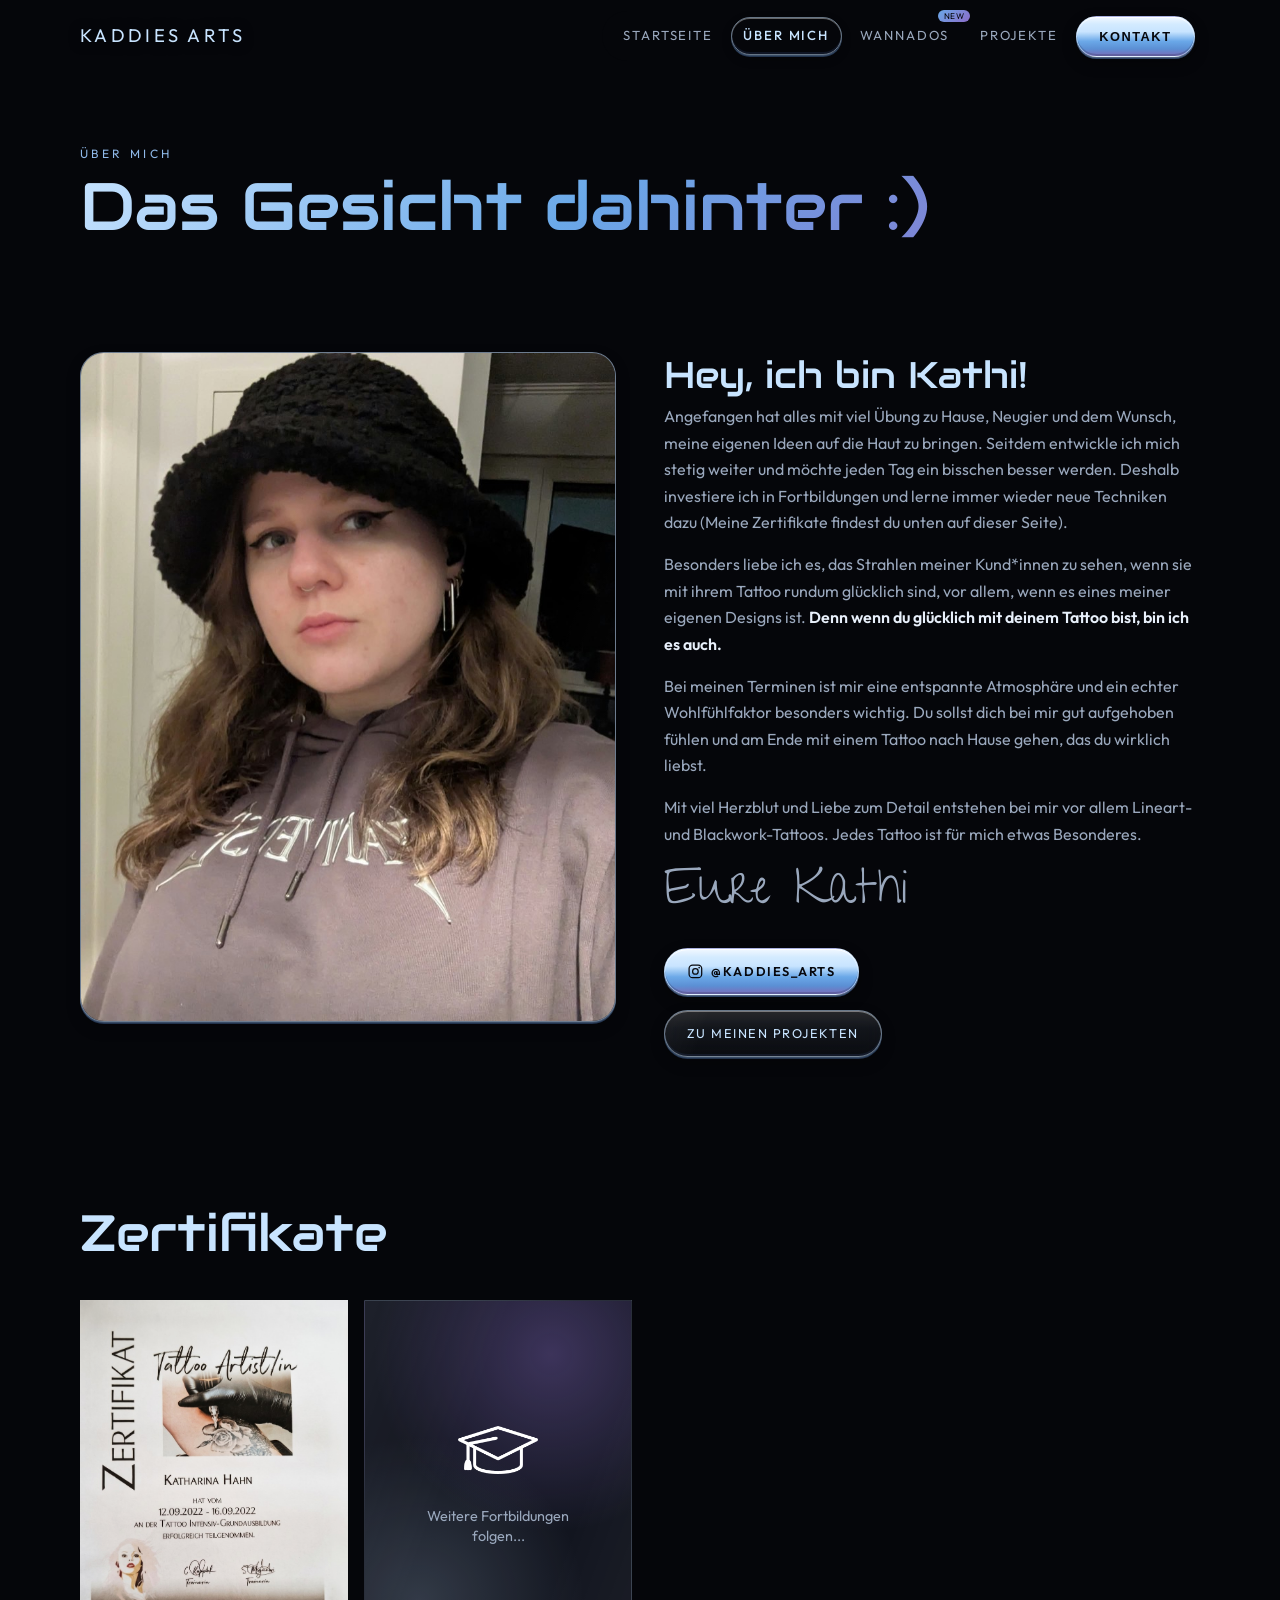
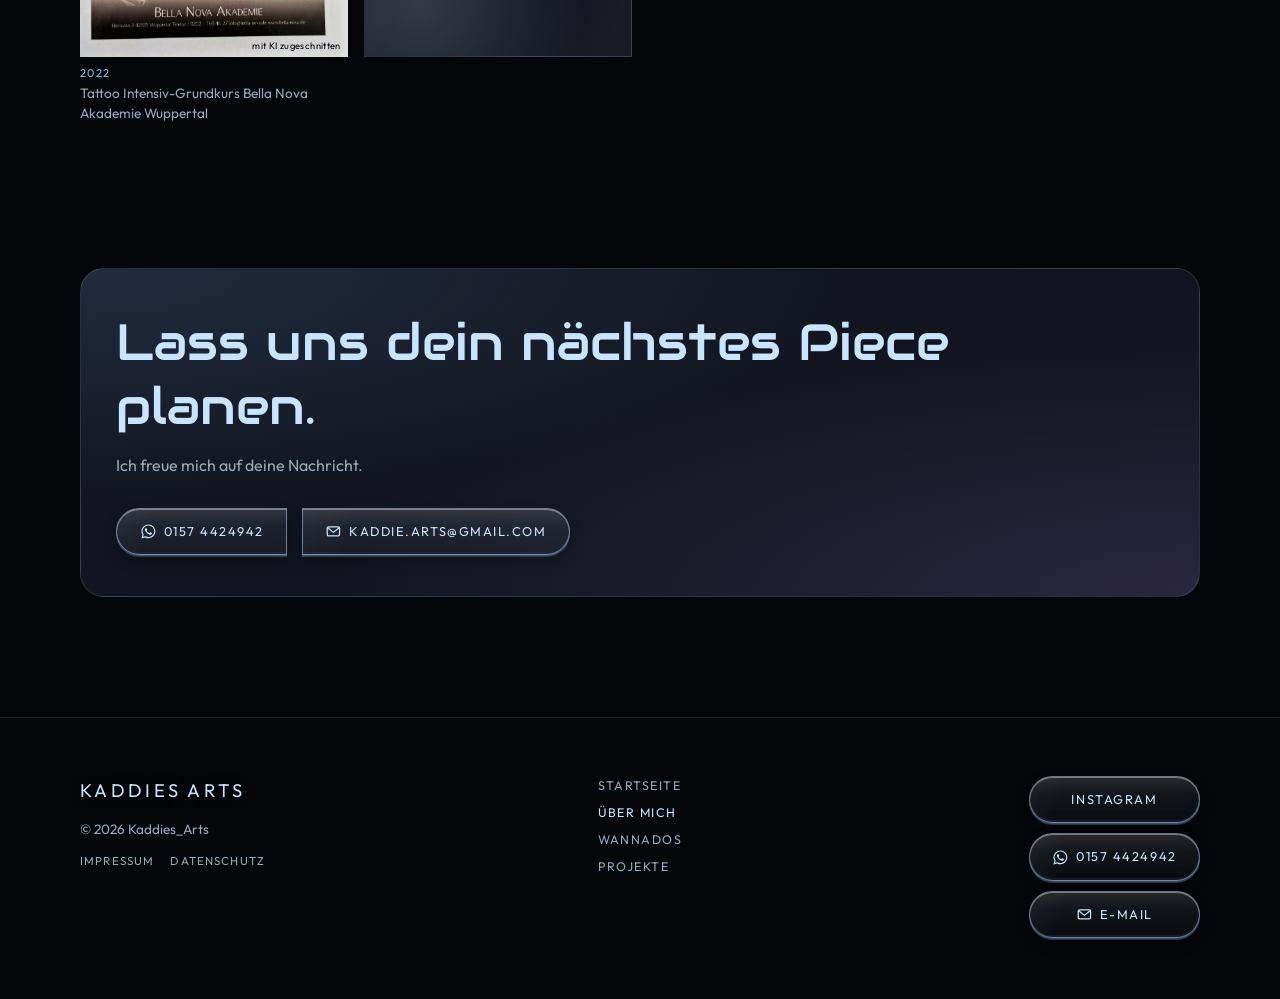
<file: ueber-mich.html>
<!DOCTYPE html>
<html lang="de">
  <head>
    <meta charset="UTF-8" />
    <meta name="viewport" content="width=device-width, initial-scale=1.0" />
    <title>Über mich · Kathi</title>
    <link rel="stylesheet" href="css/styles.css" />
  </head>
  <body>
    <header class="site-header">
      <nav class="nav" aria-label="Hauptnavigation">
        <a class="logo" href="startseite.html">Kaddies Arts</a>
        <button class="nav-toggle" type="button" aria-expanded="false" aria-controls="nav-links" aria-label="Menü">
          <span class="nav-burger" aria-hidden="true"></span>
        </button>
        <ul class="nav-links" id="nav-links">
          <li><a href="startseite.html">Startseite</a></li>
          <li><a href="ueber-mich.html" aria-current="page">Über mich</a></li>
          <li><a class="nav-wannado" href="wannados.html">Wannados<span class="nav-new">NEW</span></a></li>
          <li><a href="projekte.html">Projekte</a></li>
          <li class="nav-contact">
            <button
              class="btn btn-primary nav-contact-btn"
              type="button"
              aria-expanded="false"
              aria-controls="nav-contact-panel"
            >
              Kontakt
            </button>
            <div class="nav-contact-panel" id="nav-contact-panel" hidden>
              <a href="https://www.instagram.com/kaddies_arts/" target="_blank" rel="noopener noreferrer">
                <svg class="nav-contact-icon" viewBox="0 0 24 24" fill="none" aria-hidden="true">
                  <rect x="3" y="3" width="18" height="18" rx="5" stroke="currentColor" stroke-width="1.8" />
                  <circle cx="12" cy="12" r="4" stroke="currentColor" stroke-width="1.8" />
                  <circle cx="17.35" cy="6.65" r="1.15" fill="currentColor" />
                </svg>
                @kaddies_arts
              </a>
              <a href="tel:+491574424942">
                <svg class="nav-contact-icon" viewBox="0 0 24 24" aria-hidden="true">
                  <path fill="currentColor" d="M19.05 4.91A9.8 9.8 0 0 0 12.04 2C6.58 2 2.13 6.45 2.13 11.91c0 1.75.46 3.45 1.32 4.95L2 22l5.25-1.38a9.87 9.87 0 0 0 4.79 1.22h.01c5.46 0 9.91-4.45 9.91-9.91 0-2.65-1.03-5.14-2.91-7.02Zm-7.01 15.24h-.01a8.2 8.2 0 0 1-4.18-1.15l-.3-.18-3.12.82.83-3.04-.2-.31a8.18 8.18 0 0 1-1.26-4.38c0-4.54 3.7-8.24 8.25-8.24a8.2 8.2 0 0 1 5.82 2.41 8.18 8.18 0 0 1 2.41 5.83c0 4.54-3.7 8.24-8.24 8.24Zm4.52-6.16c-.25-.12-1.47-.72-1.7-.81-.23-.08-.39-.12-.56.12-.17.25-.64.81-.78.97-.14.17-.29.19-.54.06-.25-.12-1.05-.39-2-1.23-.74-.66-1.23-1.47-1.38-1.72-.14-.25-.02-.38.11-.51.11-.11.25-.29.37-.43.13-.14.17-.25.25-.41.08-.17.04-.31-.02-.43-.06-.12-.56-1.34-.76-1.84-.2-.48-.4-.42-.56-.42h-.48c-.17 0-.43.06-.66.31-.23.25-.87.85-.87 2.07 0 1.22.89 2.4 1.01 2.56.12.17 1.75 2.67 4.23 3.74 1.76.76 2.12.83 2.87.7.46-.08 1.47-.6 1.67-1.18.21-.58.21-1.07.14-1.18-.06-.1-.23-.17-.48-.29Z"/>
                </svg>
                0157 4424942
              </a>
              <a href="mailto:kaddie.arts@gmail.com">
                <svg class="nav-contact-icon" viewBox="0 0 24 24" fill="none" aria-hidden="true">
                  <rect x="3.2" y="5.5" width="17.6" height="13" rx="2" stroke="currentColor" stroke-width="1.8" />
                  <path d="m4.2 7.2 7.8 6.2 7.8-6.2" stroke="currentColor" stroke-width="1.8" stroke-linecap="round" stroke-linejoin="round" />
                </svg>
                kaddie.arts@gmail.com
              </a>
            </div>
          </li>
        </ul>
      </nav>
    </header>

    <main>
      <section class="page-hero wrap">
        <p class="eyebrow">Über mich</p>
        <h1>Das Gesicht dahinter :)</h1>
      </section>

      <section class="section wrap split">
        <div class="intro-photo">
          <img src="img/kathi-portrait.jpg" alt="Kathi von Kaddies Arts" />
        </div>
        <div class="prose">
          <h2>Hey, ich bin Kathi!</h2>
          <p>
            Angefangen hat alles mit viel Übung zu Hause, Neugier und dem Wunsch,
            meine eigenen Ideen auf die Haut zu bringen. Seitdem entwickle ich
            mich stetig weiter und möchte jeden Tag ein bisschen besser werden.
            Deshalb investiere ich in Fortbildungen und lerne immer wieder neue
            Techniken dazu (Meine Zertifikate findest du unten auf dieser Seite).
          </p>
          <p>
            Besonders liebe ich es, das Strahlen meiner Kund*innen zu sehen, wenn
            sie mit ihrem Tattoo rundum glücklich sind, vor allem, wenn es eines
            meiner eigenen Designs ist.
            <strong>Denn wenn du glücklich mit deinem Tattoo bist, bin ich es auch.</strong>
          </p>
          <p>
            Bei meinen Terminen ist mir eine entspannte Atmosphäre und ein echter
            Wohlfühlfaktor besonders wichtig. Du sollst dich bei mir gut
            aufgehoben fühlen und am Ende mit einem Tattoo nach Hause gehen, das
            du wirklich liebst.
          </p>
          <p>
            Mit viel Herzblut und Liebe zum Detail entstehen bei mir vor allem
            Lineart- und Blackwork-Tattoos. Jedes Tattoo ist für mich etwas
            Besonderes.
          </p>
          <p class="prose-sign">Eure Kathi</p>
          <div class="cta-row">
            <a
              class="btn btn-primary"
              href="https://www.instagram.com/kaddies_arts/"
              target="_blank"
              rel="noopener noreferrer"
            >
              <svg class="nav-contact-icon" viewBox="0 0 24 24" fill="none" aria-hidden="true">
                <rect x="3" y="3" width="18" height="18" rx="5" stroke="currentColor" stroke-width="1.8" />
                <circle cx="12" cy="12" r="4" stroke="currentColor" stroke-width="1.8" />
                <circle cx="17.35" cy="6.65" r="1.15" fill="currentColor" />
              </svg>
              @kaddies_arts
            </a>
            <a class="btn btn-ghost" href="projekte.html">Zu meinen Projekten</a>
          </div>
        </div>
      </section>

      <section class="section wrap" aria-labelledby="certificates-heading">
        <div class="section-head">
          <h2 id="certificates-heading">Zertifikate</h2>
        </div>
        <div class="certificate-gallery">
          <figure class="certificate">
            <div class="certificate-visual">
              <img src="img/zertifikat-bella-nova.jpg" alt="Zertifikat Tattoo Artist/in für Katharina Hahn von der Bella Nova Akademie" />
              <span class="certificate-note">mit KI zugeschnitten</span>
            </div>
            <figcaption>
              <span class="certificate-date">2022</span>
              Tattoo Intensiv-Grundkurs Bella Nova Akademie Wuppertal
            </figcaption>
          </figure>
          <figure class="certificate">
            <div class="certificate-visual certificate-soon">
              <img src="img/icons/fortbildung.png" alt="" />
              <p>Weitere Fortbildungen folgen...</p>
            </div>
          </figure>
        </div>
      </section>

      <section class="section" id="kontakt" aria-labelledby="cta-heading">
        <div class="wrap">
          <div class="cta-banner">
            <h2 id="cta-heading">Lass uns dein nächstes Piece planen.</h2>
            <p>Ich freue mich auf deine Nachricht.</p>
            <div class="cta-row">
              <a class="btn btn-ghost" href="tel:+491574424942">
                <svg class="nav-contact-icon" viewBox="0 0 24 24" aria-hidden="true">
                  <path fill="currentColor" d="M19.05 4.91A9.8 9.8 0 0 0 12.04 2C6.58 2 2.13 6.45 2.13 11.91c0 1.75.46 3.45 1.32 4.95L2 22l5.25-1.38a9.87 9.87 0 0 0 4.79 1.22h.01c5.46 0 9.91-4.45 9.91-9.91 0-2.65-1.03-5.14-2.91-7.02Zm-7.01 15.24h-.01a8.2 8.2 0 0 1-4.18-1.15l-.3-.18-3.12.82.83-3.04-.2-.31a8.18 8.18 0 0 1-1.26-4.38c0-4.54 3.7-8.24 8.25-8.24a8.2 8.2 0 0 1 5.82 2.41 8.18 8.18 0 0 1 2.41 5.83c0 4.54-3.7 8.24-8.24 8.24Zm4.52-6.16c-.25-.12-1.47-.72-1.7-.81-.23-.08-.39-.12-.56.12-.17.25-.64.81-.78.97-.14.17-.29.19-.54.06-.25-.12-1.05-.39-2-1.23-.74-.66-1.23-1.47-1.38-1.72-.14-.25-.02-.38.11-.51.11-.11.25-.29.37-.43.13-.14.17-.25.25-.41.08-.17.04-.31-.02-.43-.06-.12-.56-1.34-.76-1.84-.2-.48-.4-.42-.56-.42h-.48c-.17 0-.43.06-.66.31-.23.25-.87.85-.87 2.07 0 1.22.89 2.4 1.01 2.56.12.17 1.75 2.67 4.23 3.74 1.76.76 2.12.83 2.87.7.46-.08 1.47-.6 1.67-1.18.21-.58.21-1.07.14-1.18-.06-.1-.23-.17-.48-.29Z"/>
                </svg>
                0157 4424942
              </a>
              <a class="btn btn-ghost" href="mailto:kaddie.arts@gmail.com">
                <svg class="nav-contact-icon" viewBox="0 0 24 24" fill="none" aria-hidden="true">
                  <rect x="3.2" y="5.5" width="17.6" height="13" rx="2" stroke="currentColor" stroke-width="1.8" />
                  <path d="m4.2 7.2 7.8 6.2 7.8-6.2" stroke="currentColor" stroke-width="1.8" stroke-linecap="round" stroke-linejoin="round" />
                </svg>
                kaddie.arts@gmail.com
              </a>
            </div>
          </div>
        </div>
      </section>
    </main>

    <footer class="site-footer">
      <div class="wrap footer-inner">
        <div class="footer-brand">
          <p class="logo">Kaddies Arts</p>
          <p class="footer-copy">© <span data-year></span> Kaddies_Arts</p>
          <nav class="footer-legal" aria-label="Rechtliches">
            <a href="impressum.html">Impressum</a>
            <a href="datenschutz.html">Datenschutz</a>
          </nav>
        </div>
        <nav class="footer-nav" aria-label="Fußzeilennavigation">
          <a href="startseite.html">Startseite</a>
          <a href="ueber-mich.html" aria-current="page">Über mich</a>
          <a href="wannados.html">Wannados</a>
          <a href="projekte.html">Projekte</a>
        </nav>
        <div class="footer-contact">
          <div class="footer-actions">
            <a
              class="btn btn-ghost"
              href="https://www.instagram.com/kaddies_arts/"
              target="_blank"
              rel="noopener noreferrer"
            >
              Instagram
            </a>
            <a class="btn btn-ghost" href="tel:+491574424942">
                <svg class="nav-contact-icon" viewBox="0 0 24 24" aria-hidden="true">
                  <path fill="currentColor" d="M19.05 4.91A9.8 9.8 0 0 0 12.04 2C6.58 2 2.13 6.45 2.13 11.91c0 1.75.46 3.45 1.32 4.95L2 22l5.25-1.38a9.87 9.87 0 0 0 4.79 1.22h.01c5.46 0 9.91-4.45 9.91-9.91 0-2.65-1.03-5.14-2.91-7.02Zm-7.01 15.24h-.01a8.2 8.2 0 0 1-4.18-1.15l-.3-.18-3.12.82.83-3.04-.2-.31a8.18 8.18 0 0 1-1.26-4.38c0-4.54 3.7-8.24 8.25-8.24a8.2 8.2 0 0 1 5.82 2.41 8.18 8.18 0 0 1 2.41 5.83c0 4.54-3.7 8.24-8.24 8.24Zm4.52-6.16c-.25-.12-1.47-.72-1.7-.81-.23-.08-.39-.12-.56.12-.17.25-.64.81-.78.97-.14.17-.29.19-.54.06-.25-.12-1.05-.39-2-1.23-.74-.66-1.23-1.47-1.38-1.72-.14-.25-.02-.38.11-.51.11-.11.25-.29.37-.43.13-.14.17-.25.25-.41.08-.17.04-.31-.02-.43-.06-.12-.56-1.34-.76-1.84-.2-.48-.4-.42-.56-.42h-.48c-.17 0-.43.06-.66.31-.23.25-.87.85-.87 2.07 0 1.22.89 2.4 1.01 2.56.12.17 1.75 2.67 4.23 3.74 1.76.76 2.12.83 2.87.7.46-.08 1.47-.6 1.67-1.18.21-.58.21-1.07.14-1.18-.06-.1-.23-.17-.48-.29Z"/>
                </svg>
                0157 4424942
              </a>
            <a class="btn btn-ghost" href="mailto:kaddie.arts@gmail.com">
              <svg class="nav-contact-icon" viewBox="0 0 24 24" fill="none" aria-hidden="true">
                <rect x="3.2" y="5.5" width="17.6" height="13" rx="2" stroke="currentColor" stroke-width="1.8" />
                <path d="m4.2 7.2 7.8 6.2 7.8-6.2" stroke="currentColor" stroke-width="1.8" stroke-linecap="round" stroke-linejoin="round" />
              </svg>
              E-Mail
            </a>
          </div>
        </div>
      </div>
    </footer>
    <script src="js/main.js"></script>
  </body>
</html>
</file>
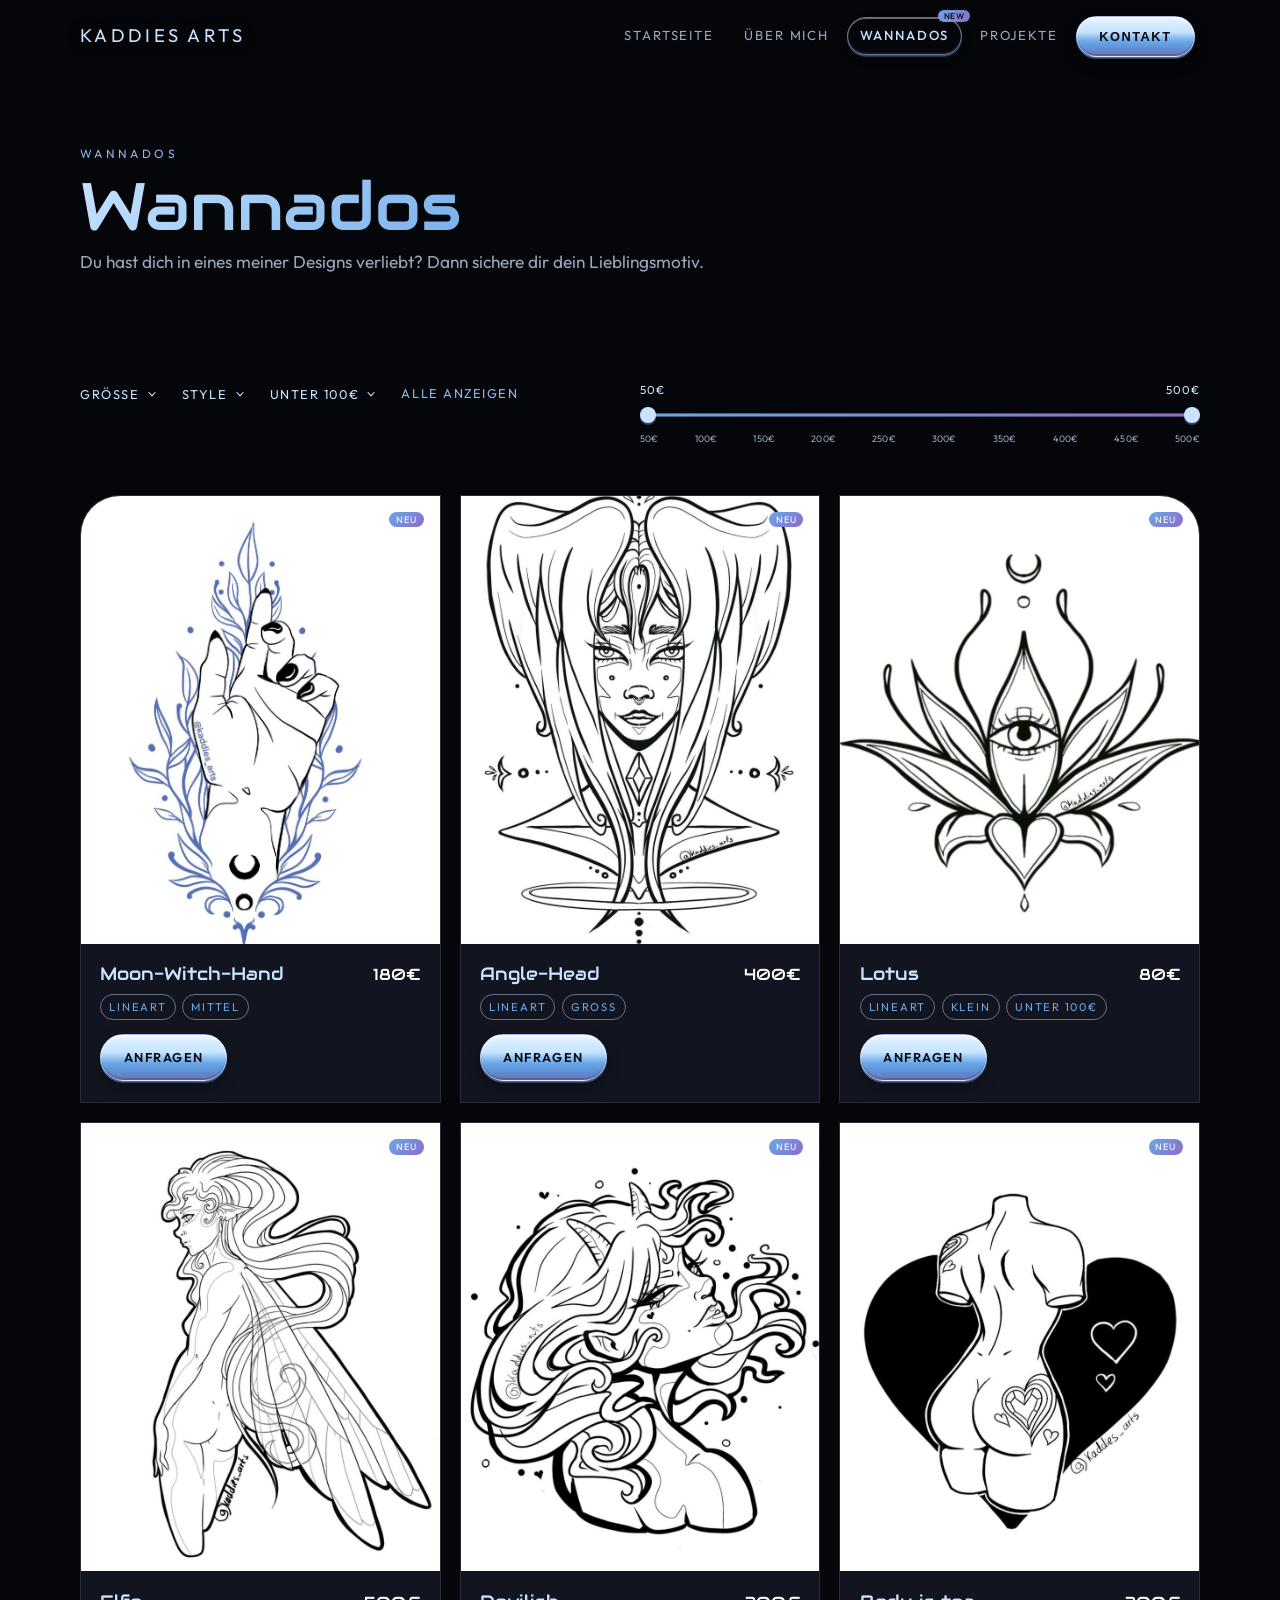
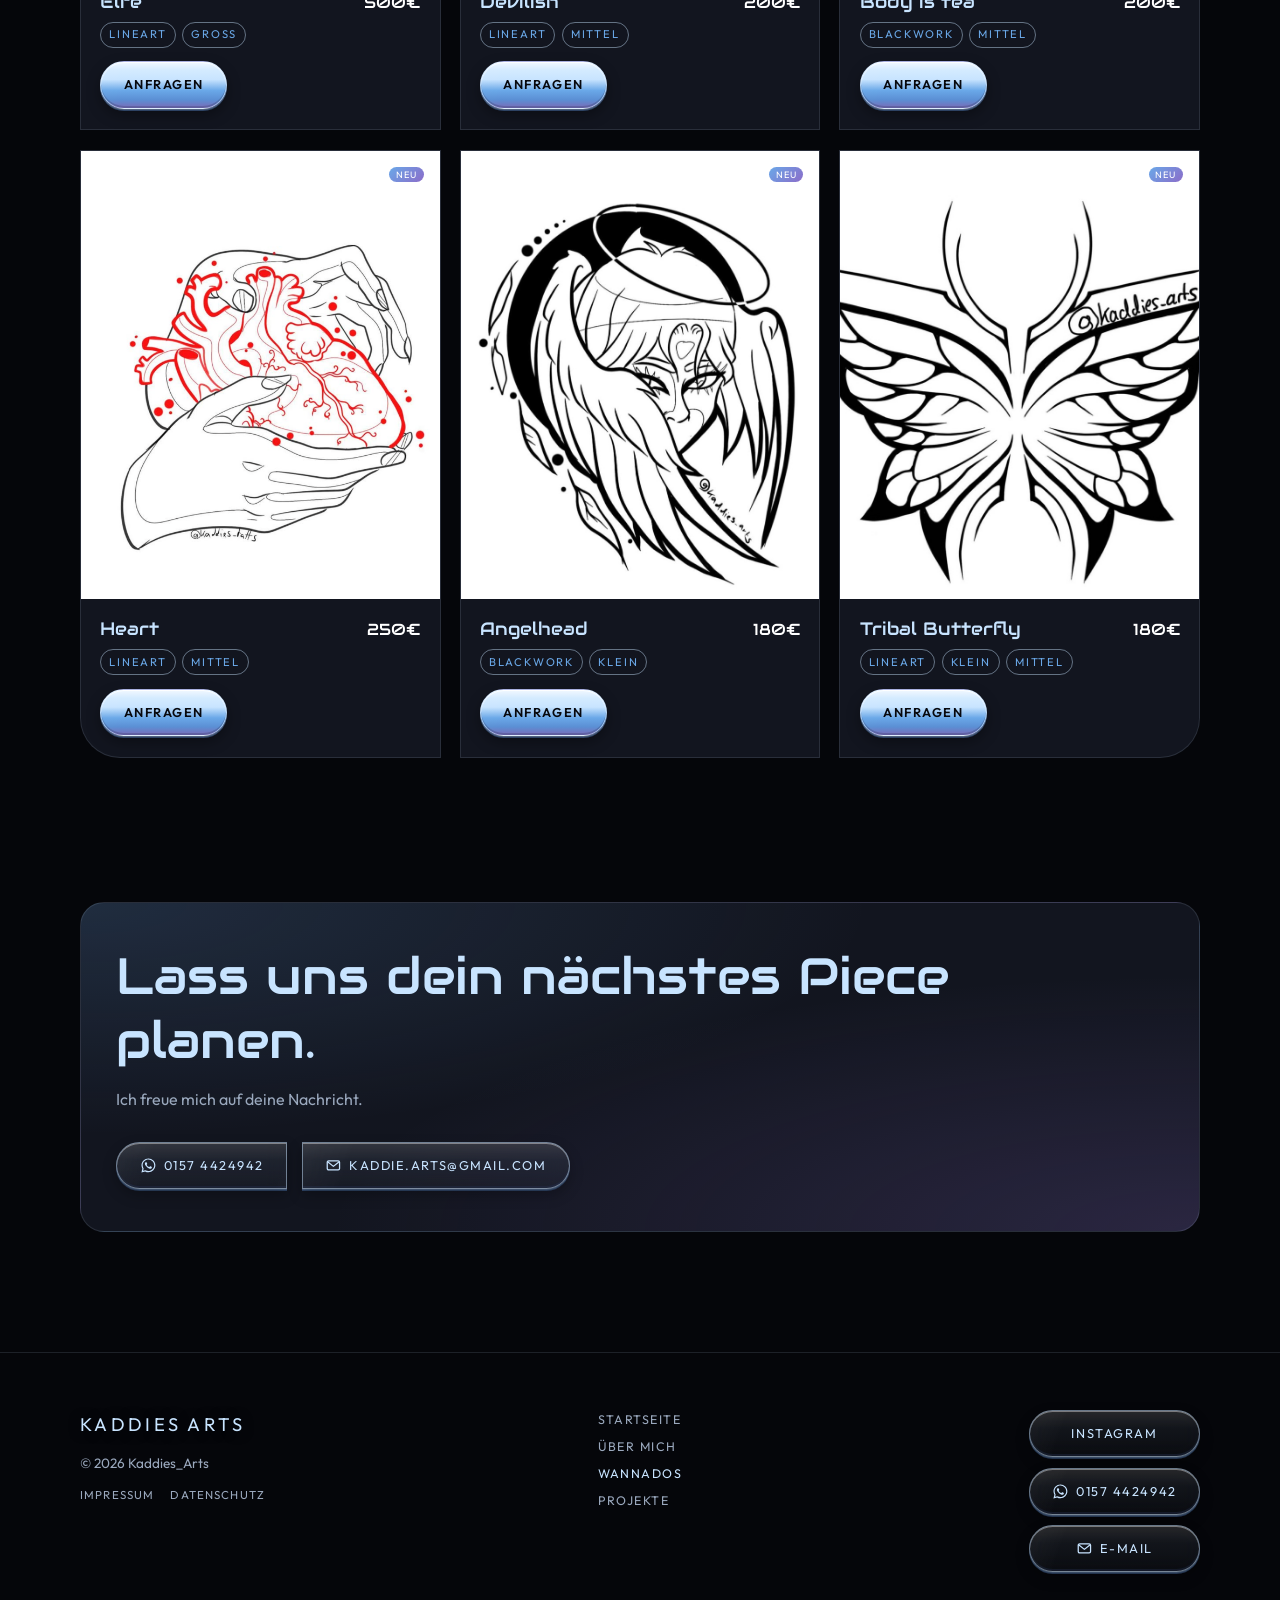
<file: wannados.html>
<!DOCTYPE html>
<html lang="de">
  <head>
    <meta charset="UTF-8" />
    <meta name="viewport" content="width=device-width, initial-scale=1.0" />
    <title>Wannados · Kathi</title>
    <link rel="stylesheet" href="css/styles.css" />
  </head>
  <body>
    <header class="site-header">
      <nav class="nav" aria-label="Hauptnavigation">
        <a class="logo" href="startseite.html">Kaddies Arts</a>
        <button class="nav-toggle" type="button" aria-expanded="false" aria-controls="nav-links" aria-label="Menü">
          <span class="nav-burger" aria-hidden="true"></span>
        </button>
        <ul class="nav-links" id="nav-links">
          <li><a href="startseite.html">Startseite</a></li>
          <li><a href="ueber-mich.html">Über mich</a></li>
          <li><a class="nav-wannado" href="wannados.html" aria-current="page">Wannados<span class="nav-new">NEW</span></a></li>
          <li><a href="projekte.html">Projekte</a></li>
          <li class="nav-contact">
            <button
              class="btn btn-primary nav-contact-btn"
              type="button"
              aria-expanded="false"
              aria-controls="nav-contact-panel"
            >
              Kontakt
            </button>
            <div class="nav-contact-panel" id="nav-contact-panel" hidden>
              <a href="https://www.instagram.com/kaddies_arts/" target="_blank" rel="noopener noreferrer">
                <svg class="nav-contact-icon" viewBox="0 0 24 24" fill="none" aria-hidden="true">
                  <rect x="3" y="3" width="18" height="18" rx="5" stroke="currentColor" stroke-width="1.8" />
                  <circle cx="12" cy="12" r="4" stroke="currentColor" stroke-width="1.8" />
                  <circle cx="17.35" cy="6.65" r="1.15" fill="currentColor" />
                </svg>
                @kaddies_arts
              </a>
              <a href="tel:+491574424942">
                <svg class="nav-contact-icon" viewBox="0 0 24 24" aria-hidden="true">
                  <path fill="currentColor" d="M19.05 4.91A9.8 9.8 0 0 0 12.04 2C6.58 2 2.13 6.45 2.13 11.91c0 1.75.46 3.45 1.32 4.95L2 22l5.25-1.38a9.87 9.87 0 0 0 4.79 1.22h.01c5.46 0 9.91-4.45 9.91-9.91 0-2.65-1.03-5.14-2.91-7.02Zm-7.01 15.24h-.01a8.2 8.2 0 0 1-4.18-1.15l-.3-.18-3.12.82.83-3.04-.2-.31a8.18 8.18 0 0 1-1.26-4.38c0-4.54 3.7-8.24 8.25-8.24a8.2 8.2 0 0 1 5.82 2.41 8.18 8.18 0 0 1 2.41 5.83c0 4.54-3.7 8.24-8.24 8.24Zm4.52-6.16c-.25-.12-1.47-.72-1.7-.81-.23-.08-.39-.12-.56.12-.17.25-.64.81-.78.97-.14.17-.29.19-.54.06-.25-.12-1.05-.39-2-1.23-.74-.66-1.23-1.47-1.38-1.72-.14-.25-.02-.38.11-.51.11-.11.25-.29.37-.43.13-.14.17-.25.25-.41.08-.17.04-.31-.02-.43-.06-.12-.56-1.34-.76-1.84-.2-.48-.4-.42-.56-.42h-.48c-.17 0-.43.06-.66.31-.23.25-.87.85-.87 2.07 0 1.22.89 2.4 1.01 2.56.12.17 1.75 2.67 4.23 3.74 1.76.76 2.12.83 2.87.7.46-.08 1.47-.6 1.67-1.18.21-.58.21-1.07.14-1.18-.06-.1-.23-.17-.48-.29Z"/>
                </svg>
                0157 4424942
              </a>
              <a href="mailto:kaddie.arts@gmail.com">
                <svg class="nav-contact-icon" viewBox="0 0 24 24" fill="none" aria-hidden="true">
                  <rect x="3.2" y="5.5" width="17.6" height="13" rx="2" stroke="currentColor" stroke-width="1.8" />
                  <path d="m4.2 7.2 7.8 6.2 7.8-6.2" stroke="currentColor" stroke-width="1.8" stroke-linecap="round" stroke-linejoin="round" />
                </svg>
                kaddie.arts@gmail.com
              </a>
            </div>
          </li>
        </ul>
      </nav>
    </header>

    <main>
      <section class="page-hero wrap">
        <p class="eyebrow">Wannados</p>
        <h1>Wannados</h1>
        <p class="lead">
          Du hast dich in eines meiner Designs verliebt? Dann sichere dir dein
          Lieblingsmotiv.
        </p>
      </section>

      <section class="section wrap" aria-labelledby="wannado-list-heading">
        <h2 id="wannado-list-heading" class="visually-hidden">Verfügbare Motive</h2>
        <div class="wannado-toolbar">
          <div class="wannado-filters" data-wannado-filters>
            <div class="wannado-select">
              <button class="wannado-select-toggle" type="button" aria-expanded="false">
                Größe
                <svg class="wannado-filter-arrow" viewBox="0 0 20 20" aria-hidden="true">
                  <path d="M5 7.5 10 13l5-5.5" fill="none" stroke="currentColor" stroke-width="1.8" stroke-linecap="round" stroke-linejoin="round" />
                </svg>
              </button>
              <div class="wannado-select-menu" hidden>
                <label class="wannado-check">
                  <input type="checkbox" data-size="small" />
                  klein (bis 7cm)
                </label>
                <label class="wannado-check">
                  <input type="checkbox" data-size="medium" />
                  mittel (7 bis 14cm)
                </label>
                <label class="wannado-check">
                  <input type="checkbox" data-size="large" />
                  groß (ab 14cm)
                </label>
              </div>
            </div>
            <div class="wannado-select">
              <button class="wannado-select-toggle" type="button" aria-expanded="false">
                Style
                <svg class="wannado-filter-arrow" viewBox="0 0 20 20" aria-hidden="true">
                  <path d="M5 7.5 10 13l5-5.5" fill="none" stroke="currentColor" stroke-width="1.8" stroke-linecap="round" stroke-linejoin="round" />
                </svg>
              </button>
              <div class="wannado-select-menu" hidden>
                <label class="wannado-check">
                  <input type="checkbox" data-style="lineart" />
                  Lineart
                </label>
                <label class="wannado-check">
                  <input type="checkbox" data-style="blackwork" />
                  Blackwork
                </label>
              </div>
            </div>
            <div class="wannado-select">
              <button class="wannado-select-toggle" type="button" aria-expanded="false">
                unter 100€
                <svg class="wannado-filter-arrow" viewBox="0 0 20 20" aria-hidden="true">
                  <path d="M5 7.5 10 13l5-5.5" fill="none" stroke="currentColor" stroke-width="1.8" stroke-linecap="round" stroke-linejoin="round" />
                </svg>
              </button>
              <div class="wannado-select-menu" hidden>
                <label class="wannado-check">
                  <input type="checkbox" data-under-100 />
                  unter 100€
                </label>
              </div>
            </div>
            <button class="wannado-select-toggle wannado-select-reset" type="button" data-show-all>
              Alle anzeigen
            </button>
          </div>
          <div class="wannado-price-filter" data-price-filter>
            <div class="wannado-price-ends">
              <span>50€</span>
              <span>500€</span>
            </div>
            <div class="wannado-price-slider">
              <div class="wannado-price-track" aria-hidden="true">
                <div class="wannado-price-fill" data-price-fill></div>
              </div>
              <input type="range" min="50" max="500" step="50" value="50" data-price-min aria-label="Mindestpreis" />
              <input type="range" min="50" max="500" step="50" value="500" data-price-max aria-label="Höchstpreis" />
            </div>
            <div class="wannado-price-ticks" aria-hidden="true">
              <span>50€</span>
              <span>100€</span>
              <span>150€</span>
              <span>200€</span>
              <span>250€</span>
              <span>300€</span>
              <span>350€</span>
              <span>400€</span>
              <span>450€</span>
              <span>500€</span>
            </div>
          </div>
        </div>
        <div class="wannado-grid" data-wannado-grid>
          <article class="wannado" data-tags="lineart" data-size="medium">
            <div class="wannado-visual">
              <span class="wannado-new">NEU</span>
              <img src="img/gallery/witchhand-wannado.jpg" alt="Wannado-Motiv Moon-Witch-Hand: Hand mit Mondsymbolen und Ranken" />
            </div>
            <div class="wannado-body">
              <h3>Moon-Witch-Hand</h3>
              <p class="wannado-price">180€</p>
              <p class="wannado-tags">
                <span class="tag" data-style="lineart">Lineart</span>
                <span class="tag" data-size="medium">mittel</span>
              </p>
              <a
                class="btn btn-primary"
                href="mailto:kaddie.arts@gmail.com?subject=Anfrage%20Wannado%3A%20Moon-Witch-Hand"
              >
                Anfragen
              </a>
            </div>
          </article>
          <article class="wannado" data-tags="lineart" data-size="large">
            <div class="wannado-visual">
              <span class="wannado-new">NEU</span>
              <img src="img/gallery/angle-head-wannado.jpg" alt="Wannado-Motiv Angle-Head: Lineart-Portrait mit Ornamenten" />
            </div>
            <div class="wannado-body">
              <h3>Angle-Head</h3>
              <p class="wannado-price">400€</p>
              <p class="wannado-tags">
                <span class="tag" data-style="lineart">Lineart</span>
                <span class="tag" data-size="large">groß</span>
              </p>
              <a
                class="btn btn-primary"
                href="mailto:kaddie.arts@gmail.com?subject=Anfrage%20Wannado%3A%20Angle-Head"
              >
                Anfragen
              </a>
            </div>
          </article>
          <article class="wannado" data-tags="lineart under-100" data-size="small">
            <div class="wannado-visual">
              <span class="wannado-new">NEU</span>
              <img src="img/gallery/lotus-wannado.png" alt="Wannado-Motiv Lotus: Lineart-Blüte mit Auge" />
            </div>
            <div class="wannado-body">
              <h3>Lotus</h3>
              <p class="wannado-price">80€</p>
              <p class="wannado-tags">
                <span class="tag" data-style="lineart">Lineart</span>
                <span class="tag" data-size="small">klein</span>
                <span class="tag" data-under-100>unter 100€</span>
              </p>
              <a
                class="btn btn-primary"
                href="mailto:kaddie.arts@gmail.com?subject=Anfrage%20Wannado%3A%20Lotus"
              >
                Anfragen
              </a>
            </div>
          </article>
          <article class="wannado" data-tags="lineart" data-size="large">
            <div class="wannado-visual">
              <span class="wannado-new">NEU</span>
              <img src="img/gallery/elfe-wannado.jpg" alt="Wannado-Motiv Elfe: Lineart-Figur mit Flügeln" />
            </div>
            <div class="wannado-body">
              <h3>Elfe</h3>
              <p class="wannado-price">500€</p>
              <p class="wannado-tags">
                <span class="tag" data-style="lineart">Lineart</span>
                <span class="tag" data-size="large">groß</span>
              </p>
              <a
                class="btn btn-primary"
                href="mailto:kaddie.arts@gmail.com?subject=Anfrage%20Wannado%3A%20Elfe"
              >
                Anfragen
              </a>
            </div>
          </article>
          <article class="wannado" data-tags="lineart" data-size="medium">
            <div class="wannado-visual">
              <span class="wannado-new">NEU</span>
              <img src="img/gallery/devilish-wannado.jpg" alt="Wannado-Motiv Devilish: Lineart-Portrait mit Hörnern und spitzen Ohren" />
            </div>
            <div class="wannado-body">
              <h3>Devilish</h3>
              <p class="wannado-price">200€</p>
              <p class="wannado-tags">
                <span class="tag" data-style="lineart">Lineart</span>
                <span class="tag" data-size="medium">mittel</span>
              </p>
              <a
                class="btn btn-primary"
                href="mailto:kaddie.arts@gmail.com?subject=Anfrage%20Wannado%3A%20Devilish"
              >
                Anfragen
              </a>
            </div>
          </article>
          <article class="wannado" data-tags="blackwork" data-size="medium">
            <div class="wannado-visual">
              <span class="wannado-new">NEU</span>
              <img src="img/gallery/body-tea-wannado.png" alt="Wannado-Motiv Body is tea: Blackwork-Torso vor einem Herz" />
            </div>
            <div class="wannado-body">
              <h3>Body is tea</h3>
              <p class="wannado-price">200€</p>
              <p class="wannado-tags">
                <span class="tag" data-style="blackwork">Blackwork</span>
                <span class="tag" data-size="medium">mittel</span>
              </p>
              <a
                class="btn btn-primary"
                href="mailto:kaddie.arts@gmail.com?subject=Anfrage%20Wannado%3A%20Body%20is%20tea"
              >
                Anfragen
              </a>
            </div>
          </article>
          <article class="wannado" data-tags="lineart" data-size="medium">
            <div class="wannado-visual">
              <span class="wannado-new">NEU</span>
              <img src="img/gallery/heart-wannado.png" alt="Wannado-Motiv Heart: Lineart-Herz" />
            </div>
            <div class="wannado-body">
              <h3>Heart</h3>
              <p class="wannado-price">250€</p>
              <p class="wannado-tags">
                <span class="tag" data-style="lineart">Lineart</span>
                <span class="tag" data-size="medium">mittel</span>
              </p>
              <a
                class="btn btn-primary"
                href="mailto:kaddie.arts@gmail.com?subject=Anfrage%20Wannado%3A%20Heart"
              >
                Anfragen
              </a>
            </div>
          </article>
          <article class="wannado" data-tags="blackwork" data-size="small">
            <div class="wannado-visual">
              <span class="wannado-new">NEU</span>
              <img src="img/gallery/angelhead-wannado.jpg" alt="Wannado-Motiv Angelhead: Blackwork-Engel mit Flügeln und Heiligenschein" />
            </div>
            <div class="wannado-body">
              <h3>Angelhead</h3>
              <p class="wannado-price">180€</p>
              <p class="wannado-tags">
                <span class="tag" data-style="blackwork">Blackwork</span>
                <span class="tag" data-size="small">klein</span>
              </p>
              <a
                class="btn btn-primary"
                href="mailto:kaddie.arts@gmail.com?subject=Anfrage%20Wannado%3A%20Angelhead"
              >
                Anfragen
              </a>
            </div>
          </article>
          <article class="wannado" data-tags="lineart" data-size="small medium">
            <div class="wannado-visual">
              <span class="wannado-new">NEU</span>
              <img src="img/gallery/tribal-butterfly-wannado.png" alt="Wannado-Motiv Tribal Butterfly: Lineart-Schmetterling im Tribal-Stil" />
            </div>
            <div class="wannado-body">
              <h3>Tribal Butterfly</h3>
              <p class="wannado-price">180€</p>
              <p class="wannado-tags">
                <span class="tag" data-style="lineart">Lineart</span>
                <span class="tag" data-size="small">klein</span>
                <span class="tag" data-size="medium">mittel</span>
              </p>
              <a
                class="btn btn-primary"
                href="mailto:kaddie.arts@gmail.com?subject=Anfrage%20Wannado%3A%20Tribal%20Butterfly"
              >
                Anfragen
              </a>
            </div>
          </article>
        </div>
        <p class="wannado-empty" data-wannado-empty hidden>Keine Motive zu diesem Filter.</p>
      </section>

      <section class="section" id="kontakt" aria-labelledby="cta-heading">
        <div class="wrap">
          <div class="cta-banner">
            <h2 id="cta-heading">Lass uns dein nächstes Piece planen.</h2>
            <p>Ich freue mich auf deine Nachricht.</p>
            <div class="cta-row">
              <a class="btn btn-ghost" href="tel:+491574424942">
                <svg class="nav-contact-icon" viewBox="0 0 24 24" aria-hidden="true">
                  <path fill="currentColor" d="M19.05 4.91A9.8 9.8 0 0 0 12.04 2C6.58 2 2.13 6.45 2.13 11.91c0 1.75.46 3.45 1.32 4.95L2 22l5.25-1.38a9.87 9.87 0 0 0 4.79 1.22h.01c5.46 0 9.91-4.45 9.91-9.91 0-2.65-1.03-5.14-2.91-7.02Zm-7.01 15.24h-.01a8.2 8.2 0 0 1-4.18-1.15l-.3-.18-3.12.82.83-3.04-.2-.31a8.18 8.18 0 0 1-1.26-4.38c0-4.54 3.7-8.24 8.25-8.24a8.2 8.2 0 0 1 5.82 2.41 8.18 8.18 0 0 1 2.41 5.83c0 4.54-3.7 8.24-8.24 8.24Zm4.52-6.16c-.25-.12-1.47-.72-1.7-.81-.23-.08-.39-.12-.56.12-.17.25-.64.81-.78.97-.14.17-.29.19-.54.06-.25-.12-1.05-.39-2-1.23-.74-.66-1.23-1.47-1.38-1.72-.14-.25-.02-.38.11-.51.11-.11.25-.29.37-.43.13-.14.17-.25.25-.41.08-.17.04-.31-.02-.43-.06-.12-.56-1.34-.76-1.84-.2-.48-.4-.42-.56-.42h-.48c-.17 0-.43.06-.66.31-.23.25-.87.85-.87 2.07 0 1.22.89 2.4 1.01 2.56.12.17 1.75 2.67 4.23 3.74 1.76.76 2.12.83 2.87.7.46-.08 1.47-.6 1.67-1.18.21-.58.21-1.07.14-1.18-.06-.1-.23-.17-.48-.29Z"/>
                </svg>
                0157 4424942
              </a>
              <a class="btn btn-ghost" href="mailto:kaddie.arts@gmail.com">
                <svg class="nav-contact-icon" viewBox="0 0 24 24" fill="none" aria-hidden="true">
                  <rect x="3.2" y="5.5" width="17.6" height="13" rx="2" stroke="currentColor" stroke-width="1.8" />
                  <path d="m4.2 7.2 7.8 6.2 7.8-6.2" stroke="currentColor" stroke-width="1.8" stroke-linecap="round" stroke-linejoin="round" />
                </svg>
                kaddie.arts@gmail.com
              </a>
            </div>
          </div>
        </div>
      </section>
    </main>

    <footer class="site-footer">
      <div class="wrap footer-inner">
        <div class="footer-brand">
          <p class="logo">Kaddies Arts</p>
          <p class="footer-copy">© <span data-year></span> Kaddies_Arts</p>
          <nav class="footer-legal" aria-label="Rechtliches">
            <a href="impressum.html">Impressum</a>
            <a href="datenschutz.html">Datenschutz</a>
          </nav>
        </div>
        <nav class="footer-nav" aria-label="Fußzeilennavigation">
          <a href="startseite.html">Startseite</a>
          <a href="ueber-mich.html">Über mich</a>
          <a href="wannados.html" aria-current="page">Wannados</a>
          <a href="projekte.html">Projekte</a>
        </nav>
        <div class="footer-contact">
          <div class="footer-actions">
            <a
              class="btn btn-ghost"
              href="https://www.instagram.com/kaddies_arts/"
              target="_blank"
              rel="noopener noreferrer"
            >
              Instagram
            </a>
            <a class="btn btn-ghost" href="tel:+491574424942">
                <svg class="nav-contact-icon" viewBox="0 0 24 24" aria-hidden="true">
                  <path fill="currentColor" d="M19.05 4.91A9.8 9.8 0 0 0 12.04 2C6.58 2 2.13 6.45 2.13 11.91c0 1.75.46 3.45 1.32 4.95L2 22l5.25-1.38a9.87 9.87 0 0 0 4.79 1.22h.01c5.46 0 9.91-4.45 9.91-9.91 0-2.65-1.03-5.14-2.91-7.02Zm-7.01 15.24h-.01a8.2 8.2 0 0 1-4.18-1.15l-.3-.18-3.12.82.83-3.04-.2-.31a8.18 8.18 0 0 1-1.26-4.38c0-4.54 3.7-8.24 8.25-8.24a8.2 8.2 0 0 1 5.82 2.41 8.18 8.18 0 0 1 2.41 5.83c0 4.54-3.7 8.24-8.24 8.24Zm4.52-6.16c-.25-.12-1.47-.72-1.7-.81-.23-.08-.39-.12-.56.12-.17.25-.64.81-.78.97-.14.17-.29.19-.54.06-.25-.12-1.05-.39-2-1.23-.74-.66-1.23-1.47-1.38-1.72-.14-.25-.02-.38.11-.51.11-.11.25-.29.37-.43.13-.14.17-.25.25-.41.08-.17.04-.31-.02-.43-.06-.12-.56-1.34-.76-1.84-.2-.48-.4-.42-.56-.42h-.48c-.17 0-.43.06-.66.31-.23.25-.87.85-.87 2.07 0 1.22.89 2.4 1.01 2.56.12.17 1.75 2.67 4.23 3.74 1.76.76 2.12.83 2.87.7.46-.08 1.47-.6 1.67-1.18.21-.58.21-1.07.14-1.18-.06-.1-.23-.17-.48-.29Z"/>
                </svg>
                0157 4424942
              </a>
            <a class="btn btn-ghost" href="mailto:kaddie.arts@gmail.com">
              <svg class="nav-contact-icon" viewBox="0 0 24 24" fill="none" aria-hidden="true">
                <rect x="3.2" y="5.5" width="17.6" height="13" rx="2" stroke="currentColor" stroke-width="1.8" />
                <path d="m4.2 7.2 7.8 6.2 7.8-6.2" stroke="currentColor" stroke-width="1.8" stroke-linecap="round" stroke-linejoin="round" />
              </svg>
              E-Mail
            </a>
          </div>
        </div>
      </div>
    </footer>
    <script src="js/main.js"></script>
  </body>
</html>
</file>
<file: css/styles.css>
@font-face {
  font-family: "Audiowide";
  font-style: normal;
  font-weight: 400;
  font-display: swap;
  src: url("../fonts/Audiowide-Regular.woff2") format("woff2");
}

@font-face {
  font-family: "Give You Glory";
  font-style: normal;
  font-weight: 400;
  font-display: swap;
  src: url("../fonts/GiveYouGlory-Regular.woff2") format("woff2");
}

@font-face {
  font-family: "Outfit";
  font-style: normal;
  font-weight: 100 900;
  font-display: swap;
  src: url("../fonts/Outfit-VariableFont_wght.woff2") format("woff2");
}

:root {
  --black: #05060a;
  --black-soft: #0c0e16;
  --black-elevated: #12151f;
  --ice: #c8e4ff;
  --ice-muted: #8fb8e8;
  --blue: #6aa8e8;
  --violet: #8b6cc9;
  --violet-deep: #5c3d9e;
  --violet-glow: rgba(139, 108, 201, 0.35);
  --ice-glow: rgba(200, 228, 255, 0.18);
  --text: #e8f0fb;
  --text-muted: #9aa8bd;
  --border: rgba(200, 228, 255, 0.12);
  --metal-hi: #f4f7fb;
  --metal-mid: #b7bfc8;
  --metal-low: #6e767f;
  --font-display: "Give You Glory", cursive;
  --font-heading: "Audiowide", system-ui, sans-serif;
  --font-body: "Outfit", system-ui, sans-serif;
  --max: 1120px;
  --nav-h: 4.5rem;
  /* Breakpoints: Mobil < 513px | Tablet 513–948px | Desktop ≥ 949px | Navi-Burger ≤ 802px */
  --bp-mobile: 513px;
  --bp-desktop: 949px;
  --bp-nav: 802px;
}

*,
*::before,
*::after {
  box-sizing: border-box;
  margin: 0;
  padding: 0;
}

html {
  scroll-behavior: smooth;
}

body {
  position: relative;
  font-family: var(--font-body);
  background: var(--black);
  color: var(--text);
  line-height: 1.65;
  min-height: 100vh;
  overflow-x: hidden;
}

.ink-bg {
  position: absolute;
  top: 0;
  left: 0;
  right: 0;
  height: 118vh;
  z-index: 0;
  overflow: hidden;
  pointer-events: none;
  -webkit-mask-image: linear-gradient(180deg, #000 0%, #000 52%, transparent 100%);
  mask-image: linear-gradient(180deg, #000 0%, #000 52%, transparent 100%);
}

.ink-bg video {
  width: 100%;
  height: 100%;
  object-fit: cover;
  object-position: center top;
  opacity: 0.38;
}

@media (prefers-reduced-motion: reduce) {
  .ink-bg video {
    display: none;
  }
}

img {
  max-width: 100%;
  display: block;
}

a {
  color: inherit;
  text-decoration: none;
}

.wrap {
  width: min(var(--max), calc(100% - 2.5rem));
  margin-inline: auto;
}

.site-header {
  position: sticky;
  top: 0;
  z-index: 40;
  height: var(--nav-h);
  display: flex;
  align-items: center;
  background: transparent;
  overflow: visible;
}

.nav {
  display: flex;
  align-items: center;
  justify-content: space-between;
  width: min(var(--max), calc(100% - 2.5rem));
  margin-inline: auto;
}

.logo {
  font-family: var(--font-body);
  font-size: 1.15rem;
  letter-spacing: 0.18em;
  text-transform: uppercase;
  color: var(--ice);
  text-shadow: 0 1px 12px rgba(0, 0, 0, 0.7);
}

.logo span {
  color: var(--violet);
}

.nav-links {
  position: relative;
  display: flex;
  align-items: center;
  gap: 0.35rem;
  list-style: none;
  padding: 0.28rem 0.32rem 0.28rem 0.55rem;
  background: var(--black);
  border-radius: 2.5rem;
}

.nav-links > li:not(.nav-indicator) {
  position: relative;
  z-index: 1;
}

.nav-links > .nav-indicator {
  position: absolute;
  top: 0;
  left: 0;
  z-index: 0;
  margin: 0;
  padding: 0;
  list-style: none;
  pointer-events: none;
  opacity: 0;
  border-radius: 2.5rem;
  border: 1px solid rgba(200, 228, 255, 0.5);
  box-shadow:
    inset 0 1px 0 rgba(255, 255, 255, 0.38),
    inset 0 -2px 0 rgba(40, 55, 90, 0.32),
    0 1px 0 rgba(200, 228, 255, 0.14),
    0 4px 10px rgba(0, 0, 0, 0.28),
    0 2px 0 rgba(61, 90, 134, 0.7);
}

.nav-links > .nav-indicator.is-ready {
  opacity: 1;
}

.nav-links a {
  font-size: 0.82rem;
  letter-spacing: 0.14em;
  text-transform: uppercase;
  color: var(--text-muted);
  position: relative;
  display: inline-flex;
  align-items: center;
  padding: 0.42rem 0.72rem;
  border-radius: 2.5rem;
  transform: scale(1);
  transform-origin: center;
  transition: color 0.2s ease, font-size 0.3s ease, transform 0.3s ease, border-color 0.2s ease, box-shadow 0.2s ease;
}

.nav-links > li > a {
  border: 1px solid transparent;
}

.nav-links a:hover {
  color: var(--ice);
}

.nav-links > li > a[aria-current="page"] {
  color: var(--ice);
  font-weight: 500;
}

.nav-wannado {
  display: inline-block;
}

.nav-new {
  position: absolute;
  top: -0.55rem;
  right: -0.55rem;
  padding: 0.12rem 0.32rem;
  font-size: 0.52rem;
  letter-spacing: 0.08em;
  line-height: 1;
  white-space: nowrap;
  border-radius: 999px;
  color: #07080d;
  background: linear-gradient(135deg, var(--blue), var(--violet));
}

.nav-contact {
  position: relative;
}

.nav-contact-btn {
  cursor: pointer;
}

.nav-contact-btn:hover,
.nav-contact-btn[aria-expanded="true"] {
  transform: translateY(-1px);
}

.nav-contact-panel {
  position: absolute;
  top: calc(100% + 0.85rem);
  right: 0;
  min-width: 16.5rem;
  display: grid;
  gap: 0.55rem;
  padding: 1rem 1.1rem;
  background: var(--black-elevated);
  border: 1px solid var(--border);
  box-shadow: 0 16px 40px rgba(0, 0, 0, 0.45);
  z-index: 50;
}

.nav-contact-panel[hidden] {
  display: none;
}

.nav-contact-panel a {
  display: inline-flex;
  align-items: center;
  gap: 0.5rem;
  text-transform: none;
  letter-spacing: 0.02em;
  font-size: 0.88rem;
  padding-bottom: 0;
  color: var(--text);
}

.nav-contact-icon {
  width: 1.05rem;
  height: 1.05rem;
  flex-shrink: 0;
}

.nav-contact-panel a:hover {
  color: var(--ice);
}

.nav-toggle {
  display: none;
  place-items: center;
  background: none;
  border: 0;
  color: var(--ice);
  width: 2.5rem;
  height: 2.5rem;
  cursor: pointer;
}

.nav-burger,
.nav-burger::before,
.nav-burger::after {
  display: block;
  width: 1.15rem;
  height: 1.6px;
  background: currentColor;
  border-radius: 99px;
  transition: transform 0.2s ease, opacity 0.2s ease;
}

.nav-burger {
  position: relative;
}

.nav-burger::before,
.nav-burger::after {
  content: "";
  position: absolute;
  left: 0;
}

.nav-burger::before {
  top: -5px;
}

.nav-burger::after {
  top: 5px;
}

.nav-toggle[aria-expanded="true"] .nav-burger {
  background: transparent;
}

.nav-toggle[aria-expanded="true"] .nav-burger::before {
  top: 0;
  transform: rotate(45deg);
}

.nav-toggle[aria-expanded="true"] .nav-burger::after {
  top: 0;
  transform: rotate(-45deg);
}

main {
  position: relative;
  z-index: 1;
}

.hero {
  position: relative;
  padding: 6.5rem 0 5.5rem;
  min-height: min(78vh, 44rem);
  display: flex;
  align-items: center;
  overflow: hidden;
}

.hero-inner {
  position: relative;
  z-index: 2;
  display: grid;
  grid-template-columns: 2fr 1fr;
  gap: 2.5rem;
  align-items: center;
}

.hero-copy {
  display: grid;
  gap: 1.5rem;
  text-align: left;
}

.showstopper {
  position: relative;
  isolation: isolate;
  overflow: hidden;
  display: grid;
  justify-items: start;
  gap: 1.1rem;
  padding: 1.5rem 1.4rem;
  border-radius: 1.5rem;
  border: 1px solid rgba(200, 228, 255, 0.5);
  background:
    radial-gradient(circle at 0% 0%, rgba(106, 168, 232, 0.2), transparent 55%),
    radial-gradient(circle at 100% 100%, rgba(139, 108, 201, 0.22), transparent 50%),
    var(--black-elevated);
  box-shadow:
    inset 0 1px 0 rgba(255, 255, 255, 0.38),
    inset 0 -2px 0 rgba(40, 55, 90, 0.32),
    0 1px 0 rgba(200, 228, 255, 0.14),
    0 6px 14px rgba(0, 0, 0, 0.28),
    0 2px 0 rgba(61, 90, 134, 0.7);
  transition: box-shadow 0.2s ease, border-color 0.2s ease;
}

.showstopper::before {
  content: "";
  position: absolute;
  inset: 0;
  z-index: 1;
  background: linear-gradient(
    110deg,
    transparent 18%,
    rgba(255, 255, 255, 0.16) 40%,
    rgba(255, 255, 255, 0.72) 50%,
    rgba(255, 255, 255, 0.16) 60%,
    transparent 82%
  );
  background-size: 240% 100%;
  background-position: 130% 0;
  opacity: 0.35;
  mix-blend-mode: screen;
  pointer-events: none;
  transition: background-position 0.7s ease, opacity 0.25s ease;
}

.showstopper:hover {
  border-color: rgba(210, 232, 255, 0.7);
  box-shadow:
    inset 0 1px 0 rgba(255, 255, 255, 0.5),
    inset 0 -2px 0 rgba(40, 55, 90, 0.26),
    0 1px 0 rgba(200, 228, 255, 0.2),
    0 8px 18px rgba(0, 0, 0, 0.32),
    0 2px 0 rgba(61, 90, 134, 0.8);
}

.showstopper:hover::before {
  background-position: -30% 0;
  opacity: 1;
}

.showstopper > * {
  position: relative;
  z-index: 2;
}

.showstopper p {
  margin: 0;
  font-family: var(--font-heading);
  font-size: clamp(1.15rem, 2.4vw, 1.55rem);
  line-height: 1.35;
  color: var(--ice);
}

.hero-copy h1,
.hero-copy .lead {
  position: relative;
}

.hero-copy .lead {
  max-width: 36rem;
}

.eyebrow {
  font-size: 0.75rem;
  letter-spacing: 0.28em;
  text-transform: uppercase;
  color: var(--ice-muted);
}

h1,
h2,
h3 {
  font-family: var(--font-heading);
  font-weight: 400;
  line-height: 1.25;
}

.intro h1,
.intro h2,
.intro h3 {
  font-family: var(--font-display);
}

h1 {
  font-size: clamp(3.2rem, 8vw, 5.8rem);
  max-width: 16ch;
  background: linear-gradient(135deg, var(--ice) 0%, var(--blue) 45%, var(--violet) 100%);
  -webkit-background-clip: text;
  background-clip: text;
  color: transparent;
}

h2 {
  font-size: clamp(2.2rem, 5vw, 3.2rem);
  color: var(--ice);
  overflow-wrap: break-word;
  hyphens: auto;
}

.lead {
  max-width: 42rem;
  color: var(--text-muted);
  font-size: 1.08rem;
}

.cta-row {
  display: flex;
  flex-wrap: wrap;
  gap: 0.9rem;
  margin-top: 1rem;
}

.hero-copy .cta-row,
.cta-banner .cta-row {
  flex-wrap: nowrap;
}

.hero-copy .cta-row .btn:first-child,
.cta-banner .cta-row .btn:first-child {
  border-radius: 2.5rem 0 0 2.5rem;
}

.hero-copy .cta-row .btn:last-child,
.cta-banner .cta-row .btn:last-child {
  border-radius: 0 2.5rem 2.5rem 0;
}

.btn {
  display: inline-flex;
  align-items: center;
  justify-content: center;
  gap: 0.45rem;
  padding: 0.75rem 1.4rem;
  font-size: 0.8rem;
  letter-spacing: 0.12em;
  text-transform: uppercase;
  border: 1px solid transparent;
  border-radius: 2.5rem;
  transition: transform 0.2s ease, background 0.2s ease, border-color 0.2s ease, box-shadow 0.2s ease;
}

.btn:hover {
  transform: translateY(-1px);
}

.btn-primary {
  position: relative;
  isolation: isolate;
  overflow: hidden;
  color: #07080d;
  font-weight: 600;
  border-color: rgba(210, 232, 255, 0.55);
  background: linear-gradient(
    180deg,
    #f2f8ff 0%,
    #d4ebff 18%,
    var(--ice) 38%,
    var(--blue) 62%,
    #5b8fd4 82%,
    #7b6cb8 100%
  );
  box-shadow:
    inset 0 1px 0 rgba(255, 255, 255, 0.85),
    inset 0 -2px 0 rgba(40, 55, 90, 0.28),
    0 1px 0 rgba(255, 255, 255, 0.18),
    0 6px 14px rgba(0, 0, 0, 0.35),
    0 2px 0 #3d5a86;
}

.btn-primary:hover {
  box-shadow:
    inset 0 1px 0 rgba(255, 255, 255, 0.9),
    inset 0 -2px 0 rgba(40, 55, 90, 0.22),
    0 1px 0 rgba(255, 255, 255, 0.22),
    0 8px 18px rgba(0, 0, 0, 0.38),
    0 2px 0 #3d5a86;
}

.btn-primary::before {
  content: "";
  position: absolute;
  inset: 0;
  z-index: -1;
  background: linear-gradient(
    110deg,
    transparent 18%,
    rgba(255, 255, 255, 0.14) 40%,
    rgba(255, 255, 255, 0.72) 50%,
    rgba(255, 255, 255, 0.14) 60%,
    transparent 82%
  );
  background-size: 240% 100%;
  background-position: 130% 0;
  opacity: 0.4;
  mix-blend-mode: screen;
  pointer-events: none;
  transition: background-position 0.7s ease, opacity 0.25s ease;
}

.btn-primary:hover::before {
  background-position: -30% 0;
  opacity: 1;
}

.btn-ghost {
  position: relative;
  isolation: isolate;
  overflow: hidden;
  color: var(--ice);
  background: linear-gradient(
    180deg,
    rgba(255, 255, 255, 0.14) 0%,
    rgba(200, 228, 255, 0.07) 38%,
    rgba(200, 228, 255, 0.03) 100%
  );
  border-color: rgba(200, 228, 255, 0.5);
  box-shadow:
    inset 0 1px 0 rgba(255, 255, 255, 0.38),
    inset 0 -2px 0 rgba(40, 55, 90, 0.32),
    0 1px 0 rgba(200, 228, 255, 0.14),
    0 6px 14px rgba(0, 0, 0, 0.28),
    0 2px 0 rgba(61, 90, 134, 0.7);
  backdrop-filter: blur(10px);
  -webkit-backdrop-filter: blur(10px);
}

.btn-ghost::before {
  content: "";
  position: absolute;
  inset: 0;
  z-index: -1;
  background: linear-gradient(
    110deg,
    transparent 18%,
    rgba(255, 255, 255, 0.16) 40%,
    rgba(255, 255, 255, 0.7) 50%,
    rgba(255, 255, 255, 0.16) 60%,
    transparent 82%
  );
  background-size: 240% 100%;
  background-position: 130% 0;
  opacity: 0.55;
  mix-blend-mode: screen;
  pointer-events: none;
  transition: background-position 0.7s ease, opacity 0.25s ease;
}

.btn-ghost:hover {
  background: linear-gradient(
    180deg,
    rgba(255, 255, 255, 0.2) 0%,
    rgba(200, 228, 255, 0.1) 38%,
    rgba(200, 228, 255, 0.05) 100%
  );
  border-color: rgba(210, 232, 255, 0.7);
  box-shadow:
    inset 0 1px 0 rgba(255, 255, 255, 0.5),
    inset 0 -2px 0 rgba(40, 55, 90, 0.26),
    0 1px 0 rgba(200, 228, 255, 0.2),
    0 8px 18px rgba(0, 0, 0, 0.32),
    0 2px 0 rgba(61, 90, 134, 0.8);
}

.btn-ghost:hover::before {
  background-position: -30% 0;
  opacity: 1;
}

.section {
  padding: 4.5rem 0;
}

.section-head {
  display: flex;
  flex-direction: column;
  gap: 0.6rem;
  margin-bottom: 2.2rem;
}

.grid-3 {
  display: grid;
  grid-template-columns: repeat(3, 1fr);
  gap: 1.2rem;
}

.card {
  background: var(--black-elevated);
  border: 1px solid var(--border);
  padding: 1.4rem;
  min-height: 11rem;
}

.card h3 {
  font-size: 1.35rem;
  margin-bottom: 0.55rem;
  color: var(--ice);
}

.card p {
  color: var(--text-muted);
  font-size: 0.95rem;
}

.services {
  align-items: stretch;
}

.service-card {
  position: relative;
  overflow: hidden;
  display: grid;
  grid-template-rows: 1fr auto;
  align-content: stretch;
  justify-items: start;
  gap: 0.85rem;
  height: 100%;
  min-height: 0;
  padding: 1.35rem 1.5rem;
}

.service-card.is-corner-tl {
  border-top-left-radius: 2.5rem;
}

.service-card.is-corner-tr {
  border-top-right-radius: 2.5rem;
}

.service-card.is-corner-bl {
  border-bottom-left-radius: 2.5rem;
}

.service-card.is-corner-br {
  border-bottom-right-radius: 2.5rem;
}

.service-main {
  display: grid;
  gap: 0.7rem;
  min-width: 0;
}

.service-card h3 {
  margin: 0;
}

.service-visual {
  position: absolute;
  right: 1.15rem;
  bottom: 0.95rem;
  z-index: 0;
  width: 4.1rem;
  height: 4.1rem;
  opacity: 0.12;
  pointer-events: none;
}

.service-visual img {
  width: 100%;
  height: 100%;
  object-fit: contain;
  mix-blend-mode: screen;
}

.service-main,
.service-card .btn {
  position: relative;
  z-index: 1;
}

.service-main > p {
  margin: 0;
}

.service-card .btn {
  margin-top: 0.15rem;
}

#kontakt,
#wannados {
  scroll-margin-top: calc(var(--nav-h) + 1rem);
}

.gallery-section {
  padding-top: 2rem;
}

.gallery-cta {
  margin-top: 1.6rem;
}

.gallery {
  display: grid;
  grid-template-columns: 1fr 1fr;
  gap: 1rem;
  align-items: start;
}

.gallery-col {
  display: flex;
  flex-direction: column;
  gap: 1rem;
  min-width: 0;
}

.gallery-item {
  margin: 0;
  width: 100%;
  min-width: 0;
  overflow: hidden;
  border: 1px solid var(--border);
  background: var(--black-elevated);
}

.gallery-item img {
  width: 100%;
  height: auto;
  display: block;
  object-fit: contain;
}

.intro {
  display: grid;
  grid-template-columns: 0.9fr 1.1fr;
  gap: 3rem;
  align-items: center;
  perspective: 1000px;
}

.intro-photo {
  position: relative;
  isolation: isolate;
  aspect-ratio: 4 / 5;
  overflow: hidden;
  border-radius: 1.5rem;
  border: 1px solid rgba(200, 228, 255, 0.5);
  background: var(--black-elevated);
  box-shadow:
    inset 0 1px 0 rgba(255, 255, 255, 0.38),
    inset 0 -2px 0 rgba(40, 55, 90, 0.32),
    0 1px 0 rgba(200, 228, 255, 0.14),
    0 6px 14px rgba(0, 0, 0, 0.28),
    0 2px 0 rgba(61, 90, 134, 0.7);
  transform-style: preserve-3d;
  will-change: transform;
  transition: box-shadow 0.2s ease, border-color 0.2s ease, transform 0.45s ease;
}

.intro-photo::before {
  content: "";
  position: absolute;
  inset: 0;
  z-index: 1;
  background: linear-gradient(
    110deg,
    transparent 18%,
    rgba(255, 255, 255, 0.16) 40%,
    rgba(255, 255, 255, 0.72) 50%,
    rgba(255, 255, 255, 0.16) 60%,
    transparent 82%
  );
  background-size: 240% 100%;
  background-position: 130% 0;
  opacity: 0.35;
  mix-blend-mode: screen;
  pointer-events: none;
  transition: background-position 0.7s ease, opacity 0.25s ease;
}

.intro-photo:hover {
  border-color: rgba(210, 232, 255, 0.7);
  box-shadow:
    inset 0 1px 0 rgba(255, 255, 255, 0.5),
    inset 0 -2px 0 rgba(40, 55, 90, 0.26),
    0 1px 0 rgba(200, 228, 255, 0.2),
    0 8px 18px rgba(0, 0, 0, 0.32),
    0 2px 0 rgba(61, 90, 134, 0.8);
}

.intro-photo:hover::before {
  background-position: -30% 0;
  opacity: 1;
}

.intro-photo img {
  width: 100%;
  height: 100%;
  object-fit: cover;
  object-position: center top;
  display: block;
}

.intro-copy {
  display: grid;
  gap: 1rem;
  justify-items: start;
}

.intro-copy p {
  color: var(--text-muted);
  max-width: 38rem;
}

.cta-banner {
  padding: 2.6rem 2.2rem;
  border-radius: 1.5rem;
  border: 1px solid var(--border);
  background:
    radial-gradient(ellipse at 0% 0%, rgba(106, 168, 232, 0.16), transparent 50%),
    radial-gradient(ellipse at 100% 100%, rgba(139, 108, 201, 0.2), transparent 55%),
    var(--black-elevated);
  display: grid;
  gap: 0.85rem;
}

.cta-banner p {
  color: var(--text-muted);
  max-width: 38rem;
}

.review-card {
  min-height: 12rem;
  display: grid;
  align-content: space-between;
  gap: 1.2rem;
}

.review-card.is-corner-tl {
  border-top-left-radius: 2.5rem;
}

.review-card.is-corner-tr {
  border-top-right-radius: 2.5rem;
}

.review-card.is-corner-bl {
  border-bottom-left-radius: 2.5rem;
}

.review-card.is-corner-br {
  border-bottom-right-radius: 2.5rem;
}

.review-card p {
  font-size: 1rem;
  color: var(--text);
}

.review-card footer {
  font-size: 0.78rem;
  letter-spacing: 0.12em;
  text-transform: uppercase;
  color: var(--ice-muted);
}

.page-hero {
  padding: 4.5rem 0 2rem;
}

.page-hero h1 {
  max-width: 18ch;
  font-size: clamp(2.4rem, 6vw, 4.2rem);
}

.split {
  display: grid;
  grid-template-columns: 1fr 1fr;
  gap: 3rem;
  align-items: start;
  perspective: 1000px;
}

.prose h2 {
  margin: 0 0 0.35rem;
  font-size: clamp(1.7rem, 4vw, 2.3rem);
}

.prose p + p {
  margin-top: 1rem;
}

.prose p {
  color: var(--text-muted);
}

.prose strong {
  color: var(--text);
  font-weight: 600;
}

.prose-sign {
  font-family: var(--font-display);
  font-size: clamp(2rem, 4.6vw, 3rem);
  line-height: 1.3;
  color: var(--ice);
}

.prose .cta-row {
  margin-top: 1.4rem;
  flex-direction: column;
  align-items: flex-start;
}

.certificate-gallery {
  display: grid;
  grid-template-columns: repeat(auto-fill, minmax(16rem, 1fr));
  align-items: start;
  gap: 1rem;
  perspective: 1000px;
}

.certificate {
  margin: 0;
  display: grid;
  align-content: start;
  gap: 0.55rem;
}

.certificate-visual {
  position: relative;
  isolation: isolate;
  display: block;
  line-height: 0;
  overflow: hidden;
  border: 1px solid var(--border);
  background:
    radial-gradient(circle at 30% 20%, var(--ice-glow), transparent 50%),
    radial-gradient(circle at 80% 90%, var(--violet-glow), transparent 55%),
    var(--black-elevated);
  transform-style: preserve-3d;
  will-change: transform;
  transition: box-shadow 0.2s ease, border-color 0.2s ease, transform 0.45s ease;
}

.certificate-visual::before {
  content: "";
  position: absolute;
  inset: 0;
  z-index: 1;
  background: linear-gradient(
    110deg,
    transparent 18%,
    rgba(255, 255, 255, 0.16) 40%,
    rgba(255, 255, 255, 0.72) 50%,
    rgba(255, 255, 255, 0.16) 60%,
    transparent 82%
  );
  background-size: 240% 100%;
  background-position: 130% 0;
  opacity: 0.35;
  mix-blend-mode: screen;
  pointer-events: none;
  transition: background-position 0.7s ease, opacity 0.25s ease;
}

.certificate-visual:hover {
  border-color: rgba(210, 232, 255, 0.7);
  box-shadow:
    inset 0 1px 0 rgba(255, 255, 255, 0.5),
    inset 0 -2px 0 rgba(40, 55, 90, 0.26),
    0 1px 0 rgba(200, 228, 255, 0.2),
    0 8px 18px rgba(0, 0, 0, 0.32),
    0 2px 0 rgba(61, 90, 134, 0.8);
}

.certificate-visual:hover::before {
  background-position: -30% 0;
  opacity: 1;
}

.certificate-visual:has(img):not(.certificate-soon) {
  border: 0;
  background: none;
  height: fit-content;
  align-self: start;
}

.certificate-visual:not(:has(img)) {
  aspect-ratio: 769 / 1024;
}

.certificate-soon {
  display: grid;
  place-items: center;
  align-content: center;
  gap: 1rem;
  aspect-ratio: 769 / 1024;
  line-height: normal;
  padding: 1.4rem;
}

.certificate:nth-child(2) .certificate-visual {
  background:
    radial-gradient(circle at 70% 15%, var(--violet-glow), transparent 50%),
    radial-gradient(circle at 20% 85%, var(--ice-glow), transparent 45%),
    var(--black-elevated);
}

.certificate-visual:has(img):not(.certificate-soon) img {
  width: 100%;
  height: auto;
  display: block;
}

.certificate-soon img {
  width: min(38%, 5rem);
  height: auto;
  object-fit: contain;
  mix-blend-mode: screen;
}

.certificate-soon p {
  margin: 0;
  max-width: 16ch;
  text-align: center;
  color: var(--text-muted);
  font-size: 0.9rem;
  line-height: 1.4;
}

.certificate-note {
  position: absolute;
  right: 0.45rem;
  bottom: 0.35rem;
  z-index: 2;
  font-size: 0.58rem;
  letter-spacing: 0.04em;
  line-height: 1.2;
  color: #05060a;
}

.certificate figcaption {
  display: grid;
  gap: 0.15rem;
  color: var(--text-muted);
  font-size: 0.85rem;
  line-height: 1.45;
}

.certificate-date {
  font-size: 0.7rem;
  letter-spacing: 0.12em;
  text-transform: uppercase;
  color: var(--ice-muted);
}

.work-slideshow {
  position: relative;
}

.work-slideshow-frame {
  position: relative;
  overflow: hidden;
  height: min(28rem, 52vw);
  background: transparent;
}

.work-slideshow-track {
  display: flex;
  align-items: stretch;
  height: 100%;
  gap: 1rem;
  width: max-content;
  will-change: transform;
  transition: transform 0.5s ease;
}

.work-slide {
  position: relative;
  z-index: 0;
  flex: 0 0 auto;
  height: 100%;
  width: auto;
  margin: 0;
  overflow: hidden;
  border: 1px solid var(--border);
  border-radius: 1.5rem;
  background: var(--black-elevated);
  opacity: 0.18;
  pointer-events: none;
  transform: scale(0.76);
  transform-origin: center;
  transition: opacity 0.5s ease, transform 0.5s ease;
}

.work-slide.is-prev,
.work-slide.is-next {
  z-index: 1;
  opacity: 0.38;
  pointer-events: auto;
  cursor: pointer;
  transform: scale(0.76);
}

.work-slide.is-active {
  z-index: 2;
  opacity: 1;
  pointer-events: auto;
  transform: scale(1);
}

.work-slide img {
  display: block;
  height: 100%;
  width: auto;
  max-width: none;
  object-fit: contain;
}

.work-slideshow-dots {
  display: flex;
  justify-content: center;
  gap: 0.45rem;
  margin-top: 0.85rem;
}

.work-slideshow-dot {
  width: 0.55rem;
  height: 0.55rem;
  padding: 0;
  border: 0;
  border-radius: 50%;
  background: rgba(200, 228, 255, 0.28);
  cursor: pointer;
}

.work-slideshow-dot.is-active {
  border: 1px solid rgba(210, 232, 255, 0.55);
  background: linear-gradient(
    180deg,
    #f2f8ff 0%,
    #d4ebff 18%,
    var(--ice) 38%,
    var(--blue) 62%,
    #5b8fd4 82%,
    #7b6cb8 100%
  );
  box-shadow:
    inset 0 1px 0 rgba(255, 255, 255, 0.85),
    inset 0 -1px 0 rgba(40, 55, 90, 0.28),
    0 2px 6px rgba(0, 0, 0, 0.35);
}

.mini-toolbar {
  margin-bottom: 2rem;
}

.mini-filters .wannado-check {
  letter-spacing: 0.12em;
  font-size: 0.8rem;
  color: var(--ice);
}

.mini-gallery {
  display: grid;
  grid-template-columns: repeat(3, 1fr);
  gap: 1rem;
}

.mini-project[hidden] {
  display: none;
}

.mini-project {
  margin: 0;
}

.mini-project-visual {
  position: relative;
  aspect-ratio: 1;
  overflow: hidden;
  border-radius: 0;
  cursor: pointer;
  border: 1px solid var(--border);
  background:
    radial-gradient(circle at 30% 20%, var(--ice-glow), transparent 50%),
    radial-gradient(circle at 80% 90%, var(--violet-glow), transparent 55%),
    var(--black-elevated);
}

.mini-project:nth-child(2) .mini-project-visual {
  background:
    radial-gradient(circle at 70% 15%, var(--violet-glow), transparent 50%),
    radial-gradient(circle at 20% 85%, var(--ice-glow), transparent 45%),
    var(--black-elevated);
}

.mini-project:nth-child(3) .mini-project-visual {
  background:
    radial-gradient(circle at 50% 40%, rgba(106, 168, 232, 0.22), transparent 50%),
    radial-gradient(circle at 90% 90%, var(--violet-glow), transparent 45%),
    var(--black-elevated);
}

.mini-project:nth-child(4) .mini-project-visual {
  background:
    radial-gradient(circle at 15% 70%, var(--violet-glow), transparent 50%),
    radial-gradient(circle at 80% 20%, var(--ice-glow), transparent 40%),
    var(--black-elevated);
}

.mini-project:nth-child(5) .mini-project-visual {
  background:
    radial-gradient(circle at 60% 80%, var(--ice-glow), transparent 50%),
    radial-gradient(circle at 10% 10%, var(--violet-glow), transparent 45%),
    var(--black-elevated);
}

.mini-project:nth-child(6) .mini-project-visual {
  background:
    radial-gradient(circle at 40% 10%, var(--violet-glow), transparent 48%),
    radial-gradient(circle at 75% 70%, var(--ice-glow), transparent 42%),
    var(--black-elevated);
}

.mini-project.is-corner-tl .mini-project-visual {
  border-top-left-radius: 2.5rem;
}

.mini-project.is-corner-tr .mini-project-visual {
  border-top-right-radius: 2.5rem;
}

.mini-project.is-corner-bl .mini-project-visual {
  border-bottom-left-radius: 2.5rem;
}

.mini-project.is-corner-br .mini-project-visual {
  border-bottom-right-radius: 2.5rem;
}

.mini-project-visual img,
.mini-project-visual video {
  width: 100%;
  height: 100%;
  object-fit: cover;
  display: block;
  pointer-events: none;
  transform: scale(1);
  transition: transform 0.45s ease;
}

.mini-project-visual::after {
  content: "Ganzes Bild ansehen";
  position: absolute;
  inset: 0;
  z-index: 1;
  display: grid;
  place-items: center;
  padding: 1rem;
  background: rgba(5, 6, 10, 0.38);
  color: var(--ice);
  font-size: 0.78rem;
  letter-spacing: 0.12em;
  text-transform: uppercase;
  text-align: center;
  opacity: 0;
  pointer-events: none;
  transition: opacity 0.25s ease;
}

.mini-project-visual:hover img,
.mini-project-visual:hover video {
  transform: scale(1.08);
}

.mini-project-visual:hover::after {
  opacity: 1;
}

@media (prefers-reduced-motion: reduce) {
  .mini-project-visual img,
  .mini-project-visual video {
    transition: none;
  }

  .mini-project-visual:hover img,
  .mini-project-visual:hover video {
    transform: none;
  }
}

.mini-project-tag {
  --mini-tag-inset: 1rem;
  position: absolute;
  top: var(--mini-tag-inset);
  right: var(--mini-tag-inset);
  z-index: 2;
  padding: 0.18rem 0.5rem;
  border: 1px solid rgba(200, 228, 255, 0.45);
  border-radius: 999px;
  background: rgba(5, 6, 10, 0.55);
  color: var(--blue);
  font-size: 0.7rem;
  letter-spacing: 0.16em;
  text-transform: uppercase;
  line-height: 1;
  cursor: pointer;
}

.lightbox {
  position: fixed;
  inset: 0;
  z-index: 80;
  display: flex;
  align-items: center;
  justify-content: center;
  padding: 4.2rem 3.2rem 2.2rem;
  background: rgba(5, 6, 10, 0.48);
  backdrop-filter: blur(12px);
  -webkit-backdrop-filter: blur(12px);
}

.lightbox[hidden] {
  display: none;
}

.lightbox-image {
  display: block;
  max-width: min(100%, 70rem);
  max-height: min(84vh, 52rem);
  width: auto;
  height: auto;
  margin: 0 auto;
  object-fit: contain;
  border-radius: 1.5rem;
  border: 1px solid rgba(200, 228, 255, 0.35);
  box-shadow: 0 18px 48px rgba(0, 0, 0, 0.45);
}

.lightbox-close,
.lightbox-prev,
.lightbox-next {
  position: absolute;
  display: grid;
  place-items: center;
  width: 2.6rem;
  height: 2.6rem;
  padding: 0;
  border: 0;
  background: transparent;
  color: var(--ice);
  cursor: pointer;
}

.lightbox-close {
  top: 1rem;
  right: 1rem;
  font-size: 1.8rem;
  line-height: 1;
}

.lightbox-prev,
.lightbox-next {
  top: 50%;
  transform: translateY(-50%);
  font-size: 2rem;
  line-height: 1;
}

.lightbox-prev {
  left: 0.8rem;
}

.lightbox-next {
  right: 0.8rem;
}

.lightbox-close:hover,
.lightbox-prev:hover,
.lightbox-next:hover {
  color: #fff;
}

body.is-lightbox-open {
  overflow: hidden;
}

.tag {
  display: inline-block;
  margin-bottom: 0.55rem;
  font-size: 0.7rem;
  letter-spacing: 0.16em;
  text-transform: uppercase;
  color: var(--blue);
}

.visually-hidden {
  position: absolute;
  width: 1px;
  height: 1px;
  padding: 0;
  margin: -1px;
  overflow: hidden;
  clip: rect(0, 0, 0, 0);
  white-space: nowrap;
  border: 0;
}

.wannado-toolbar {
  display: grid;
  grid-template-columns: minmax(0, 1fr) minmax(0, 50%);
  gap: 1.2rem 2rem;
  align-items: start;
  margin-bottom: 3rem;
}

.wannado-filters {
  display: flex;
  flex-wrap: wrap;
  align-items: center;
  gap: 0.85rem 1.5rem;
}

.wannado-select {
  position: relative;
}

.wannado-select-toggle {
  display: inline-flex;
  align-items: center;
  gap: 0.4rem;
  padding: 0.2rem 0;
  border: 0;
  background: none;
  color: var(--ice);
  font-family: var(--font-body);
  font-size: 0.8rem;
  letter-spacing: 0.12em;
  text-transform: uppercase;
  cursor: pointer;
}

.wannado-select-reset {
  color: var(--ice-muted);
}

.wannado-filter-arrow {
  width: 0.75rem;
  height: 0.75rem;
  transition: transform 0.2s ease;
}

.wannado-select-toggle[aria-expanded="true"] .wannado-filter-arrow {
  transform: rotate(180deg);
}

.wannado-select-menu {
  position: absolute;
  top: calc(100% + 0.55rem);
  left: 0;
  z-index: 12;
  display: grid;
  gap: 0.55rem;
  min-width: 13.5rem;
  padding: 0.85rem 0.95rem;
  background: var(--black);
  border: 1px solid rgba(200, 228, 255, 0.5);
  border-radius: 1.1rem;
  box-shadow: 0 12px 28px rgba(0, 0, 0, 0.4);
}

.wannado-select-menu[hidden] {
  display: none;
}

.wannado-check {
  display: flex;
  align-items: center;
  gap: 0.55rem;
  color: var(--text);
  font-size: 0.82rem;
  letter-spacing: 0.04em;
  cursor: pointer;
}

.wannado-check input {
  appearance: none;
  width: 1rem;
  height: 1rem;
  margin: 0;
  flex-shrink: 0;
  border: 1px solid rgba(200, 228, 255, 0.5);
  border-radius: 0.25rem;
  background: transparent;
  cursor: pointer;
}

.wannado-check input:checked {
  background: var(--ice);
  border-color: var(--ice);
  box-shadow: inset 0 0 0 2px var(--black);
}

.wannado-price-filter {
  min-width: 0;
  max-width: 100%;
  justify-self: end;
  width: 100%;
}

.wannado-price-ends {
  display: flex;
  justify-content: space-between;
  margin-bottom: 0.35rem;
  font-size: 0.72rem;
  letter-spacing: 0.08em;
  color: var(--ice);
}

.wannado-price-slider {
  position: relative;
  height: 1.25rem;
}

.wannado-price-track {
  position: absolute;
  left: 0.5rem;
  right: 0.5rem;
  top: 50%;
  height: 3px;
  transform: translateY(-50%);
  border-radius: 999px;
  background: rgba(200, 228, 255, 0.18);
}

.wannado-price-fill {
  position: absolute;
  top: 0;
  bottom: 0;
  border-radius: inherit;
  background: linear-gradient(90deg, var(--blue), var(--violet));
}

.wannado-price-slider input[type="range"] {
  position: absolute;
  inset: 0;
  width: 100%;
  margin: 0;
  background: none;
  pointer-events: none;
  appearance: none;
  -webkit-appearance: none;
}

.wannado-price-slider input[type="range"]::-webkit-slider-thumb {
  pointer-events: auto;
  appearance: none;
  -webkit-appearance: none;
  width: 1rem;
  height: 1rem;
  border-radius: 50%;
  border: 1px solid rgba(210, 232, 255, 0.7);
  background: var(--ice);
  box-shadow: 0 2px 0 rgba(61, 90, 134, 0.7);
  cursor: pointer;
}

.wannado-price-slider input[type="range"]::-moz-range-thumb {
  pointer-events: auto;
  width: 1rem;
  height: 1rem;
  border-radius: 50%;
  border: 1px solid rgba(210, 232, 255, 0.7);
  background: var(--ice);
  box-shadow: 0 2px 0 rgba(61, 90, 134, 0.7);
  cursor: pointer;
}

.wannado-price-slider input[type="range"]::-moz-range-track {
  background: transparent;
}

.wannado-price-ticks {
  display: flex;
  justify-content: space-between;
  margin-top: 0.4rem;
  font-size: 0.58rem;
  letter-spacing: 0.02em;
  color: var(--text-muted);
}

.wannado-empty {
  margin-top: 1rem;
  color: var(--text-muted);
}

.wannado-grid {
  display: grid;
  grid-template-columns: repeat(3, 1fr);
  gap: 1.2rem;
}

.wannado {
  position: relative;
  display: grid;
  overflow: hidden;
  background: var(--black-elevated);
  border: 1px solid var(--border);
}

.wannado.is-corner-tl {
  border-top-left-radius: 2.5rem;
}

.wannado.is-corner-tr {
  border-top-right-radius: 2.5rem;
}

.wannado.is-corner-bl {
  border-bottom-left-radius: 2.5rem;
}

.wannado.is-corner-br {
  border-bottom-right-radius: 2.5rem;
}

.wannado[hidden] {
  display: none;
}

.wannado-new {
  --wannado-new-inset: 1rem;
  position: absolute;
  top: var(--wannado-new-inset);
  right: var(--wannado-new-inset);
  z-index: 2;
  padding: 0.2rem 0.4rem;
  font-size: 0.58rem;
  letter-spacing: 0.12em;
  line-height: 1;
  border-radius: 999px;
  color: #fff;
  background: linear-gradient(135deg, var(--blue), var(--violet));
}

.wannado-visual {
  position: relative;
  aspect-ratio: 4 / 5;
  overflow: hidden;
  background:
    radial-gradient(circle at 30% 20%, var(--ice-glow), transparent 45%),
    radial-gradient(circle at 80% 80%, var(--violet-glow), transparent 50%),
    var(--black-soft);
}

.wannado-visual img {
  width: 100%;
  height: 100%;
  object-fit: cover;
  object-position: center;
  display: block;
  pointer-events: none;
}

.wannado:nth-child(2) .wannado-visual {
  background:
    radial-gradient(circle at 70% 15%, var(--violet-glow), transparent 50%),
    radial-gradient(circle at 20% 85%, var(--ice-glow), transparent 45%),
    var(--black-soft);
}

.wannado:nth-child(3) .wannado-visual {
  background:
    radial-gradient(circle at 50% 40%, rgba(106, 168, 232, 0.22), transparent 50%),
    radial-gradient(circle at 90% 90%, var(--violet-glow), transparent 45%),
    var(--black-soft);
}

.wannado:nth-child(4) .wannado-visual {
  background:
    radial-gradient(circle at 15% 70%, var(--violet-glow), transparent 50%),
    radial-gradient(circle at 80% 20%, var(--ice-glow), transparent 40%),
    var(--black-soft);
}

.wannado:nth-child(5) .wannado-visual {
  background:
    radial-gradient(circle at 60% 80%, var(--ice-glow), transparent 50%),
    radial-gradient(circle at 10% 10%, var(--violet-glow), transparent 45%),
    var(--black-soft);
}

.wannado:nth-child(6) .wannado-visual {
  background:
    radial-gradient(circle at 40% 10%, var(--violet-glow), transparent 48%),
    radial-gradient(circle at 75% 70%, var(--ice-glow), transparent 42%),
    var(--black-soft);
}

.wannado-body {
  display: grid;
  grid-template-columns: 1fr auto;
  align-items: baseline;
  gap: 0.35rem 0.85rem;
  padding: 1.15rem 1.2rem 1.3rem;
}

.wannado-body h3 {
  font-size: 1.15rem;
  color: var(--ice);
}

.wannado-tags {
  grid-column: 1 / -1;
  display: flex;
  flex-wrap: wrap;
  gap: 0.4rem;
  margin: 0;
}

.wannado-tags .tag {
  margin-bottom: 0;
  padding: 0.18rem 0.5rem;
  border: 1px solid rgba(200, 228, 255, 0.45);
  border-radius: 999px;
  cursor: pointer;
}

.wannado-body .btn {
  grid-column: 1 / -1;
  justify-self: start;
  margin-top: 0.5rem;
}

.wannado-price {
  margin: 0;
  font-family: var(--font-heading);
  font-size: 1rem;
  color: #fff;
  white-space: nowrap;
}

.site-footer {
  position: relative;
  z-index: 1;
  margin-top: 3rem;
  border-top: 1px solid var(--border);
  padding: 3.6rem 0 3.8rem;
  color: var(--text-muted);
  font-size: 0.85rem;
}

.footer-inner {
  display: grid;
  grid-template-columns: 1fr auto 1fr;
  align-items: start;
  gap: 1.5rem 2rem;
}

.footer-brand {
  display: grid;
  gap: 0.7rem;
}

.footer-nav {
  display: grid;
  justify-items: start;
  gap: 0.4rem;
}

.footer-nav a {
  font-size: 0.78rem;
  letter-spacing: 0.12em;
  text-transform: uppercase;
  color: var(--text-muted);
}

.footer-nav a:hover,
.footer-nav a[aria-current="page"] {
  color: var(--ice);
}

.footer-copy {
  color: var(--text-muted);
}

.footer-legal {
  display: flex;
  flex-wrap: wrap;
  gap: 0.35rem 1rem;
}

.footer-legal a {
  font-size: 0.72rem;
  letter-spacing: 0.1em;
  text-transform: uppercase;
  color: var(--text-muted);
}

.footer-legal a:hover,
.footer-legal a[aria-current="page"] {
  color: var(--ice);
}

.legal {
  display: grid;
  justify-items: start;
  gap: 1.8rem;
  max-width: 42rem;
  text-align: left;
}

.legal h2 {
  margin: 0 0 0.45rem;
  font-size: 1.25rem;
}

.legal p,
.legal li {
  color: var(--text-muted);
}

.legal ul {
  padding-left: 1.2rem;
  display: grid;
  gap: 0.3rem;
}

.legal strong {
  color: var(--text);
  font-weight: 600;
}

.legal a {
  color: var(--ice);
}

.footer-contact {
  display: flex;
  align-items: stretch;
  justify-self: end;
}

.footer-actions {
  display: grid;
  gap: 0.65rem;
}

.footer-actions .btn {
  width: 100%;
}

.footer-label {
  font-size: 0.7rem;
  letter-spacing: 0.18em;
  text-transform: uppercase;
  color: var(--ice-muted);
  margin: 0;
}

/* Tablet + Mobil: unter 949px */
@media (max-width: 948px) {
  .wrap,
  .nav {
    width: min(var(--max), calc(100% - 2rem));
  }

  .hero-inner,
  .wannado-toolbar {
    grid-template-columns: 1fr;
  }

  .showstopper {
    width: max-content;
    max-width: 100%;
    justify-self: start;
  }
}

/* Tablet: 513px bis unter 949px */
@media (min-width: 513px) and (max-width: 948px) {
  .grid-3,
  .wannado-grid,
  .mini-gallery,
  .certificate-gallery {
    grid-template-columns: repeat(2, 1fr);
  }

  .split,
  .intro,
  .gallery {
    grid-template-columns: 1fr 1fr;
  }
}

/* Mobil: bis unter 513px */
@media (max-width: 512px) {
  .wrap,
  .nav {
    width: min(var(--max), calc(100% - 1.5rem));
  }

  .section {
    padding: 3.2rem 0;
  }

  .hero {
    padding: 4.5rem 0 3.5rem;
  }

  .grid-3,
  .split,
  .intro,
  .gallery,
  .wannado-grid,
  .mini-gallery,
  .certificate-gallery {
    grid-template-columns: 1fr;
  }

  .work-slideshow-frame {
    height: min(20rem, 68vw);
  }

  .showstopper {
    width: 100%;
    max-width: 100%;
    justify-self: stretch;
    justify-items: center;
    text-align: center;
  }

  .gallery-cta {
    display: flex;
    justify-content: center;
  }

  .lightbox {
    padding: 4rem 2.8rem 1.5rem;
  }

  .lightbox-prev {
    left: 0.2rem;
  }

  .lightbox-next {
    right: 0.2rem;
  }

  .hero-copy .cta-row,
  .cta-banner .cta-row {
    flex-wrap: wrap;
  }

  .hero-copy .cta-row .btn:first-child,
  .cta-banner .cta-row .btn:first-child,
  .hero-copy .cta-row .btn:last-child,
  .cta-banner .cta-row .btn:last-child {
    border-radius: 2.5rem;
  }

  .cta-banner {
    padding: 1.8rem 1.2rem;
  }

  .footer-inner {
    display: flex;
    flex-direction: column;
    align-items: center;
    text-align: center;
    gap: 1.6rem;
  }

  .footer-brand,
  .footer-nav,
  .footer-contact,
  .footer-actions {
    width: 100%;
    display: grid;
    justify-items: center;
    justify-self: unset;
  }

  .footer-actions .btn {
    width: min(100%, 18rem);
  }

}

/* Navi: Burgermenü bis 802px */
@media (max-width: 802px) {
  .nav-links > .nav-indicator {
    display: none;
  }

  .nav-toggle {
    display: grid;
  }

  .nav-links {
    position: absolute;
    top: var(--nav-h);
    left: 0.75rem;
    right: 0.75rem;
    display: none;
    flex-direction: column;
    align-items: center;
    gap: 0.25rem;
    background: var(--black);
    border-radius: 1.4rem;
    padding: 0.85rem 0.75rem 1rem;
  }

  .nav-links.open {
    display: flex;
  }

  .nav-links > li:not(.nav-indicator) {
    display: flex;
    justify-content: center;
    width: 100%;
  }

  .nav-links > li > a {
    justify-content: center;
    padding: 0.75rem 0.85rem;
  }

  .nav-wannado {
    display: inline-flex;
    align-items: center;
    gap: 0.4rem;
  }

  .nav-new {
    position: static;
    top: auto;
    right: auto;
  }

  .nav-contact {
    flex-direction: column;
    align-items: center;
    gap: 0.55rem;
    padding: 0.65rem 0 0.2rem;
  }

  .nav-contact-btn {
    display: none;
  }

  .nav-links.open .nav-contact-panel,
  .nav-links.open .nav-contact-panel[hidden] {
    display: grid;
    position: static;
    min-width: 0;
    width: 100%;
    margin: 0;
    padding: 0;
    gap: 0.55rem;
    background: none;
    border: 0;
    box-shadow: none;
    justify-items: center;
  }

  .nav-links.open .nav-contact-panel a {
    position: relative;
    isolation: isolate;
    overflow: hidden;
    display: inline-flex;
    align-items: center;
    justify-content: center;
    gap: 0.45rem;
    width: min(100%, 18rem);
    padding: 0.75rem 1.4rem;
    border: 1px solid rgba(210, 232, 255, 0.55);
    border-radius: 2.5rem;
    color: #07080d;
    font-weight: 600;
    font-size: 0.8rem;
    letter-spacing: 0.12em;
    text-transform: uppercase;
    background: linear-gradient(
      180deg,
      #f2f8ff 0%,
      #d4ebff 18%,
      var(--ice) 38%,
      var(--blue) 62%,
      #5b8fd4 82%,
      #7b6cb8 100%
    );
    box-shadow:
      inset 0 1px 0 rgba(255, 255, 255, 0.85),
      inset 0 -2px 0 rgba(40, 55, 90, 0.28),
      0 1px 0 rgba(255, 255, 255, 0.18),
      0 6px 14px rgba(0, 0, 0, 0.35),
      0 2px 0 #3d5a86;
  }

  .nav-links.open .nav-contact-panel a::before {
    content: "";
    position: absolute;
    inset: 0;
    z-index: -1;
    background: linear-gradient(
      110deg,
      transparent 18%,
      rgba(255, 255, 255, 0.14) 40%,
      rgba(255, 255, 255, 0.72) 50%,
      rgba(255, 255, 255, 0.14) 60%,
      transparent 82%
    );
    background-size: 240% 100%;
    background-position: 130% 0;
    opacity: 0.4;
    mix-blend-mode: screen;
    pointer-events: none;
    transition: background-position 0.7s ease, opacity 0.25s ease;
  }

  .nav-links.open .nav-contact-panel a:hover {
    color: #07080d;
    box-shadow:
      inset 0 1px 0 rgba(255, 255, 255, 0.9),
      inset 0 -2px 0 rgba(40, 55, 90, 0.22),
      0 1px 0 rgba(255, 255, 255, 0.22),
      0 8px 18px rgba(0, 0, 0, 0.38),
      0 2px 0 #3d5a86;
  }

  .nav-links.open .nav-contact-panel a:hover::before {
    background-position: -30% 0;
    opacity: 1;
  }
}
</file>
